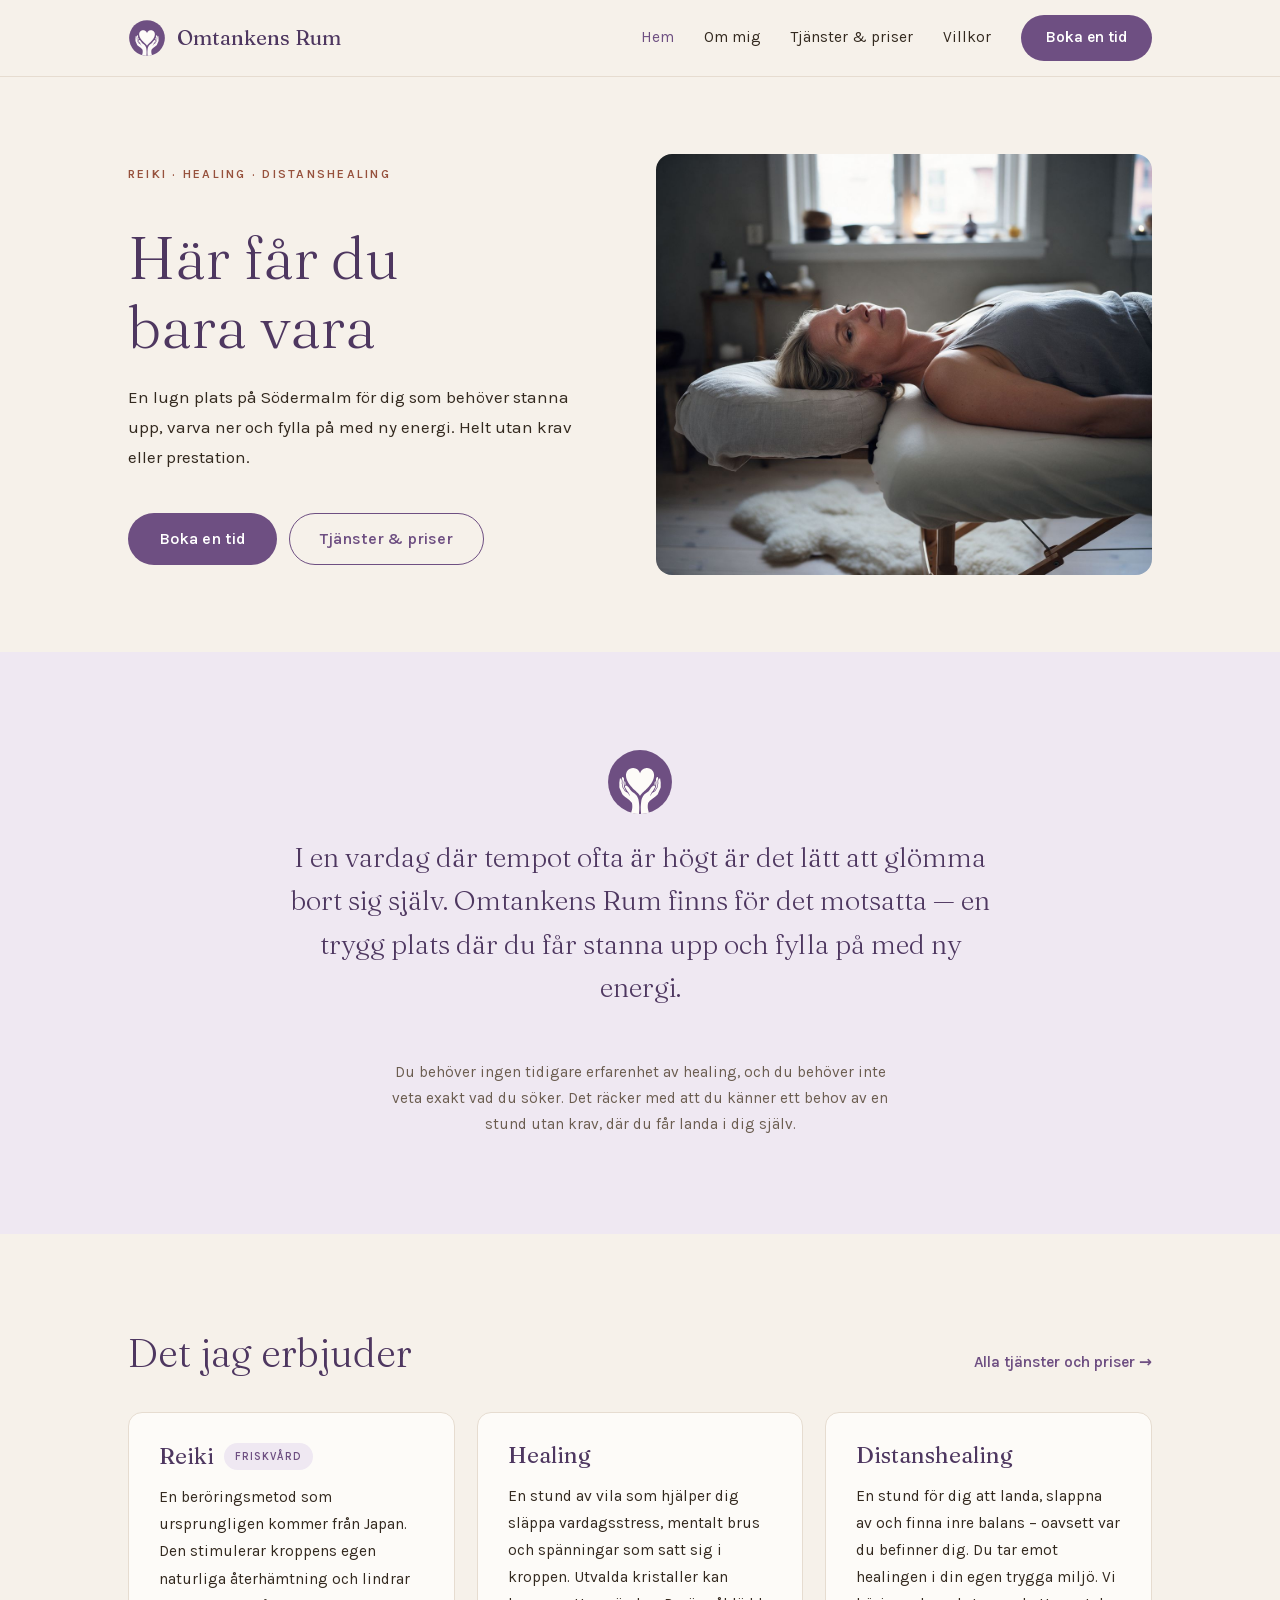
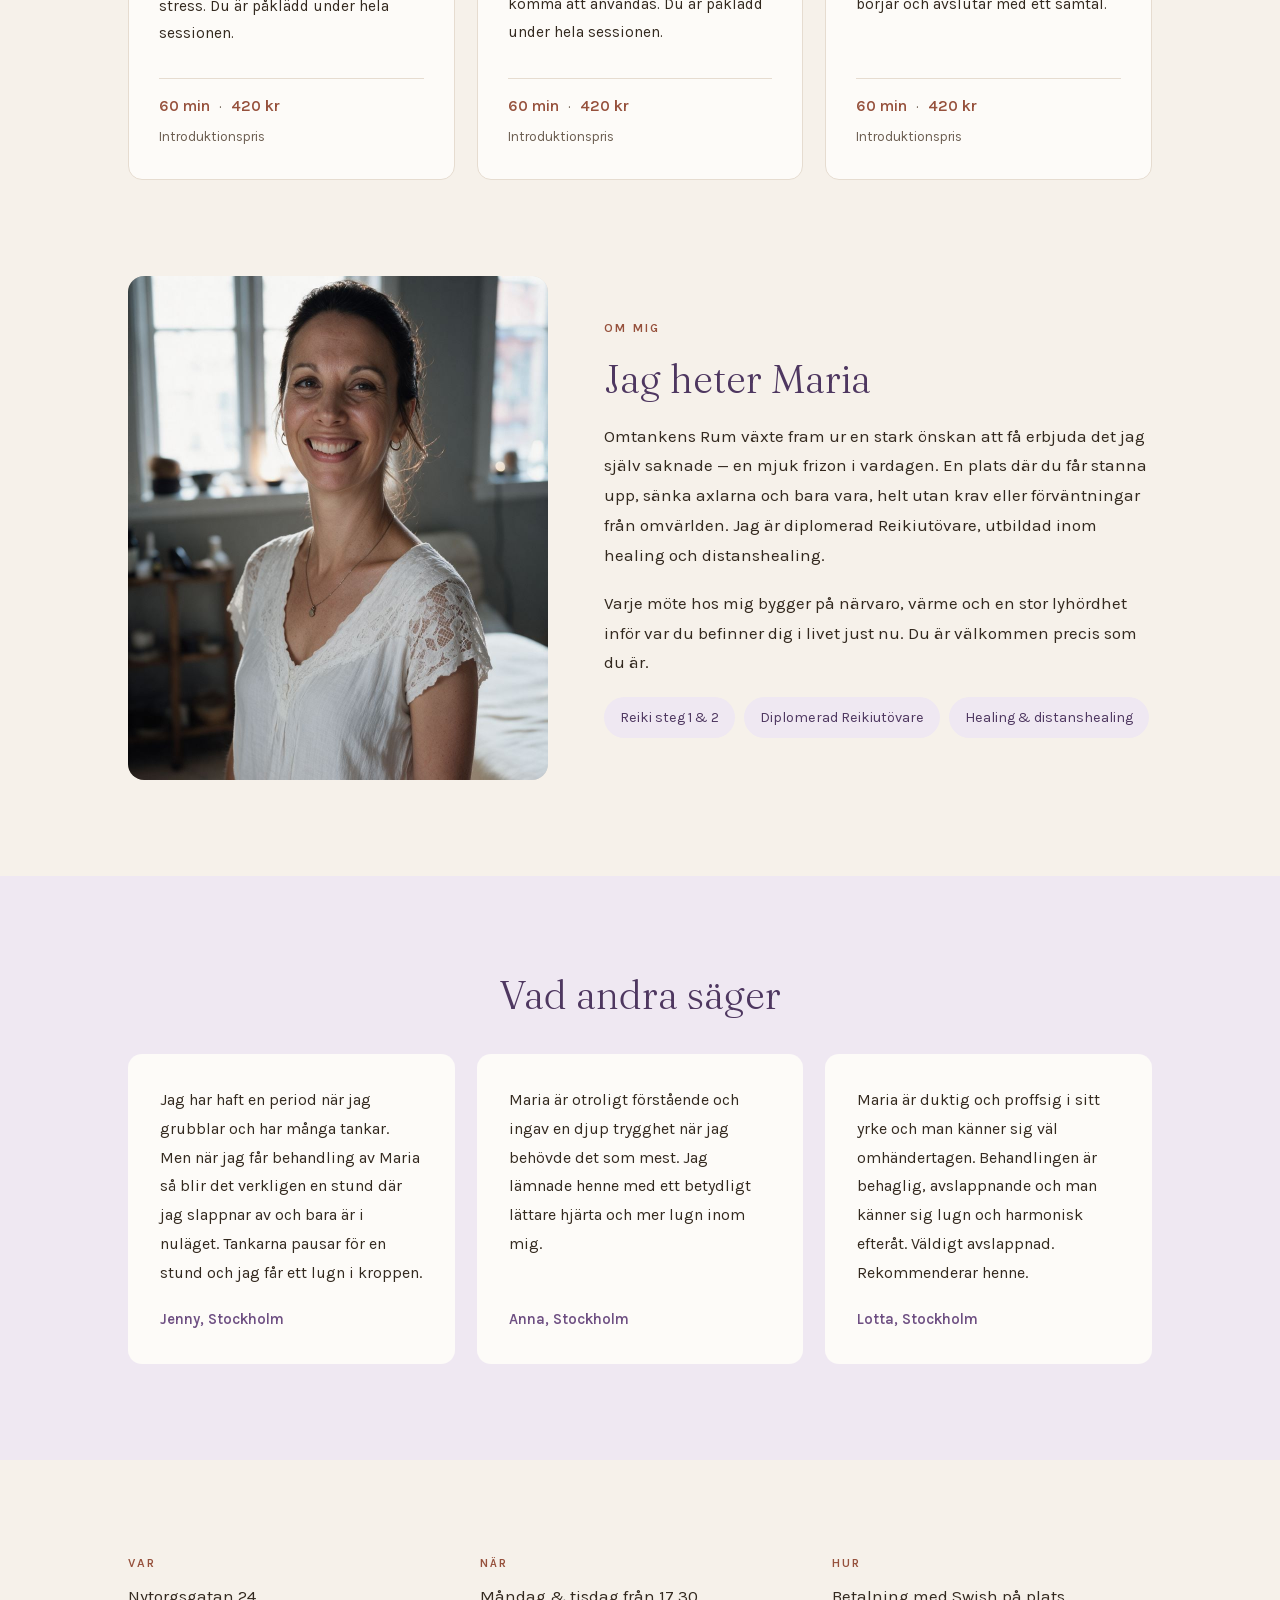
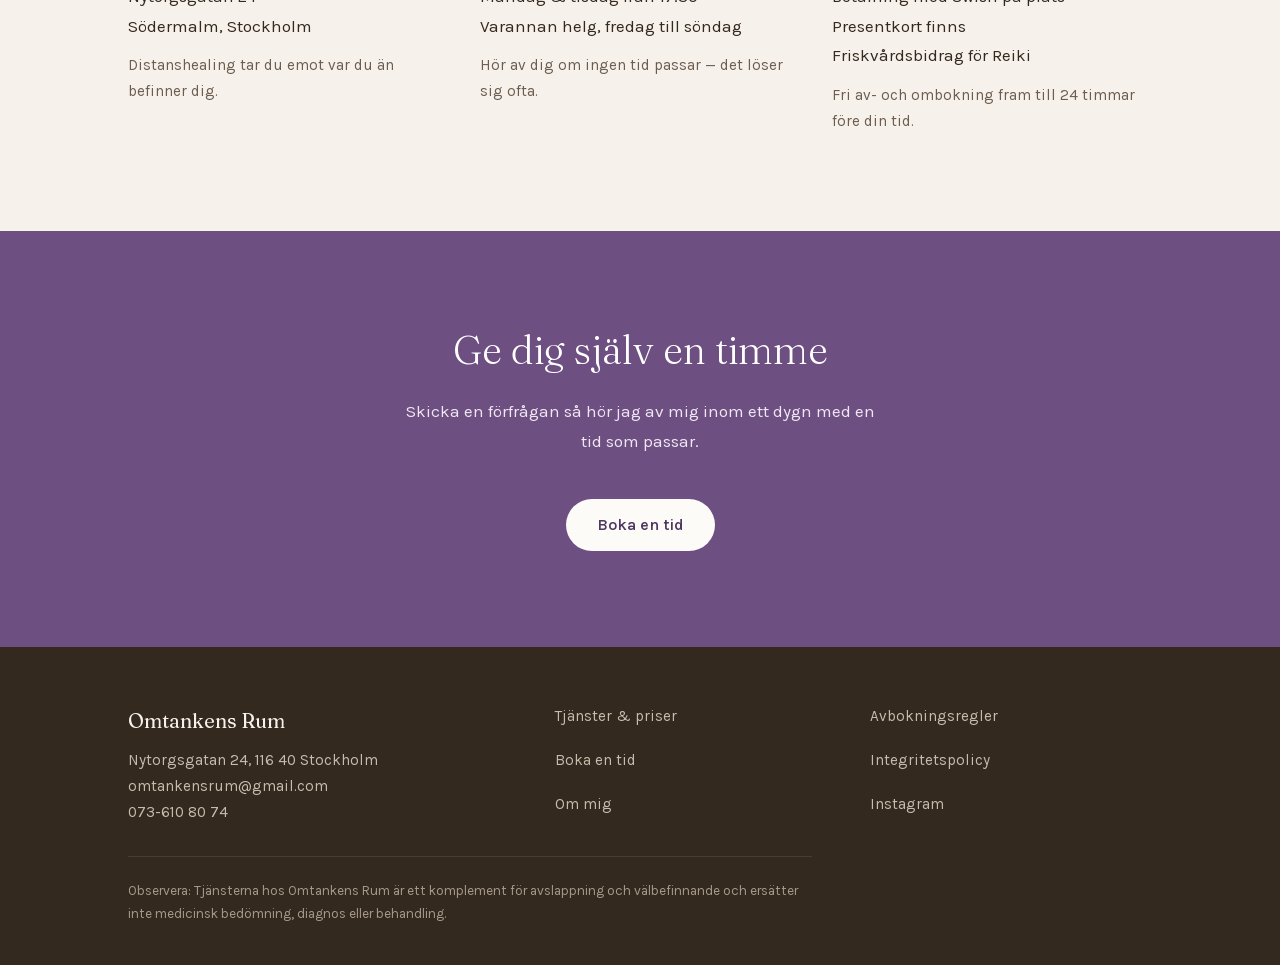
<file: index.html>
<!doctype html>
<html lang="sv">
<head>
<meta charset="utf-8">
<meta name="viewport" content="width=device-width, initial-scale=1">
<title>Omtankens Rum — Reiki, healing och distanshealing på Södermalm</title>
<meta name="description" content="En lugn plats på Södermalm för dig som behöver stanna upp och fylla på med ny energi. Reiki, healing och distanshealing hos Maria Åhs Kullberg. 60 minuter från 420 kr.">
<link rel="canonical" href="https://omtankensrum.se/">
  <!-- ====================================================== -->
  <!-- TA BORT DE HÄR TVÅ RADERNA INNAN SIDAN LANSERAS SKARPT. -->
  <!-- De hindrar Google från att hitta testversionen.         -->
  <meta name="robots" content="noindex, nofollow">
  <!-- ====================================================== -->

<meta property="og:type" content="website">
<meta property="og:locale" content="sv_SE">
<meta property="og:site_name" content="Omtankens Rum">
<meta property="og:title" content="Omtankens Rum — Reiki, healing och distanshealing på Södermalm">
<meta property="og:description" content="En lugn plats på Södermalm för dig som behöver stanna upp och fylla på med ny energi. Reiki, healing och distanshealing hos Maria Åhs Kullberg. 60 minuter från 420 kr.">
<meta property="og:url" content="https://omtankensrum.se/">
<meta property="og:image" content="https://omtankensrum.se/bilder/og-bild.jpg">
<meta name="twitter:card" content="summary_large_image">
<meta name="theme-color" content="#6E4F82">
<link rel="icon" href="bilder/favicon.svg" type="image/svg+xml">
<link rel="apple-touch-icon" href="bilder/ikon-180.png">
<link rel="preload" href="typsnitt/fraunces-300.woff2" as="font" type="font/woff2" crossorigin>
<link rel="preload" href="typsnitt/karla-400.woff2" as="font" type="font/woff2" crossorigin>
<link rel="stylesheet" href="css/stil.css">
<script type="application/ld+json">
{
  "@context": "https://schema.org",
  "@type": "HealthAndBeautyBusiness",
  "name": "Omtankens Rum",
  "legalName": "Omtankens Rum hos Maria",
  "description": "Reiki, healing och distanshealing p\u00e5 S\u00f6dermalm i Stockholm.",
  "url": "https://omtankensrum.se",
  "telephone": "+46736108074",
  "email": "omtankensrum@gmail.com",
  "image": "https://omtankensrum.se/bilder/og-bild.jpg",
  "priceRange": "420 SEK",
  "currenciesAccepted": "SEK",
  "paymentAccepted": "Swish",
  "address": {
    "@type": "PostalAddress",
    "streetAddress": "Nytorgsgatan 24",
    "addressLocality": "Stockholm",
    "postalCode": "116 40",
    "addressCountry": "SE"
  },
  "areaServed": "Stockholm",
  "founder": { "@type": "Person", "name": "Maria \u00c5hs Kullberg" },
  "openingHoursSpecification": [
    { "@type": "OpeningHoursSpecification",
      "dayOfWeek": ["Monday", "Tuesday"], "opens": "17:30", "closes": "21:00" }
  ],
  "sameAs": ["https://instagram.com/omtankens_rum"],
  "hasOfferCatalog": {
    "@type": "OfferCatalog",
    "name": "Behandlingar",
    "itemListElement": [
      { "@type": "Offer", "price": "420", "priceCurrency": "SEK",
        "itemOffered": { "@type": "Service", "name": "Reiki" } },
      { "@type": "Offer", "price": "420", "priceCurrency": "SEK",
        "itemOffered": { "@type": "Service", "name": "Healing" } },
      { "@type": "Offer", "price": "420", "priceCurrency": "SEK",
        "itemOffered": { "@type": "Service", "name": "Distanshealing" } }
    ]
  }
}
</script>
</head>
<body>
<a class="hoppa" href="#innehall">Hoppa till innehållet</a>
<header class="sidhuvud">
  <div class="omslut sidhuvud__inre">
    <a class="markesnamn" href="index.html">
      <img src="bilder/ikon.svg" alt="" width="38" height="38">
      <span>Omtankens Rum</span>
    </a>
    <button class="menyknapp" type="button" aria-label="Öppna menyn" aria-expanded="false" aria-controls="huvudmeny">
      <span></span><span></span><span></span>
    </button>
    <nav class="meny" id="huvudmeny" aria-label="Huvudmeny">
        <a href="index.html" aria-current="page">Hem</a>
        <a href="index.html#om-mig">Om mig</a>
        <a href="tjanster.html">Tjänster &amp; priser</a>
        <a href="villkor.html">Villkor</a>
        <a class="knapp knapp--liten" href="boka.html">Boka en tid</a>
    </nav>
  </div>
</header>
<main id="innehall">
<div class="omslut">
  <section class="hero">
    <div class="hero__text">
      <span class="ogonbryn">Reiki &middot; Healing &middot; Distanshealing</span>
      <h1>Här får du<br>bara vara</h1>
      <p>En lugn plats på Södermalm för dig som behöver stanna upp, varva ner och fylla på
         med ny energi. Helt utan krav eller prestation.</p>
      <div class="hero__knappar">
        <a class="knapp" href="boka.html">Boka en tid</a>
        <a class="knapp knapp--tunn" href="tjanster.html">Tjänster &amp; priser</a>
      </div>
    </div>
    <div class="hero__bild">
      <img src="bilder/rummet.jpg" width="1200" height="1020"
           alt="Behandlingsrummet hos Omtankens Rum med en kvinna som vilar på bänken">
    </div>
  </section>
</div>

<section class="sektion sektion--ljung">
  <div class="omslut manifest">
    <img src="bilder/ikon.svg" alt="" width="68" height="68">
    <p class="stor">I en vardag där tempot ofta är högt är det lätt att glömma bort sig själv.
       Omtankens Rum finns för det motsatta &mdash; en trygg plats där du får stanna upp och
       fylla på med ny energi.</p>
    <p class="liten">Du behöver ingen tidigare erfarenhet av healing, och du behöver inte veta
       exakt vad du söker. Det räcker med att du känner ett behov av en stund utan krav, där
       du får landa i dig själv.</p>
  </div>
</section>

<section class="sektion">
  <div class="omslut">
    <div class="rubrikrad">
      <h2>Det jag erbjuder</h2>
      <a href="tjanster.html">Alla tjänster och priser &rarr;</a>
    </div>
    <div class="kortgrid">
      <article class="kort">
        <div class="kort__topp"><h3>Reiki</h3><span class="etikett">Friskvård</span></div>
        <p>En beröringsmetod som ursprungligen kommer från Japan. Den stimulerar kroppens egen naturliga återhämtning och lindrar stress. Du är påklädd under hela sessionen.</p>
        <p class="kort__fot">60 min <span class="punkt">&middot;</span> 420 kr
          <span class="kort__intro">Introduktionspris</span></p>
      </article>
      <article class="kort">
        <div class="kort__topp"><h3>Healing</h3></div>
        <p>En stund av vila som hjälper dig släppa vardagsstress, mentalt brus och spänningar som satt sig i kroppen. Utvalda kristaller kan komma att användas. Du är påklädd under hela sessionen.</p>
        <p class="kort__fot">60 min <span class="punkt">&middot;</span> 420 kr
          <span class="kort__intro">Introduktionspris</span></p>
      </article>
      <article class="kort">
        <div class="kort__topp"><h3>Distanshealing</h3></div>
        <p>En stund för dig att landa, slappna av och finna inre balans &ndash; oavsett var du befinner dig. Du tar emot healingen i din egen trygga miljö. Vi börjar och avslutar med ett samtal.</p>
        <p class="kort__fot">60 min <span class="punkt">&middot;</span> 420 kr
          <span class="kort__intro">Introduktionspris</span></p>
      </article>
    </div>
  </div>
</section>

<section class="sektion" id="om-mig" style="padding-top:0">
  <div class="omslut ommig">
    <div class="ommig__bild">
      <img src="bilder/maria.jpg" width="840" height="1008"
           alt="Porträtt av Maria i behandlingsrummet">
    </div>
    <div>
      <span class="ogonbryn">Om mig</span>
      <h2>Jag heter Maria</h2>
      <p style="margin-top:20px">Omtankens Rum växte fram ur en stark önskan att få erbjuda det
         jag själv saknade &mdash; en mjuk frizon i vardagen. En plats där du får stanna upp,
         sänka axlarna och bara vara, helt utan krav eller förväntningar från omvärlden.
         Jag är diplomerad Reikiutövare, utbildad inom healing och distanshealing.</p>
      <p>Varje möte hos mig bygger på närvaro, värme och en stor lyhördhet inför var du
         befinner dig i livet just nu. Du är välkommen precis som du är.</p>
      <div class="marker">
        <span>Reiki steg 1 &amp; 2</span>
        <span>Diplomerad Reikiutövare</span>
        <span>Healing &amp; distanshealing</span>
      </div>
    </div>
  </div>
</section>

<section class="sektion sektion--ljung">
  <div class="omslut">
    <div class="rubrikrad" style="justify-content:center"><h2>Vad andra säger</h2></div>
    <div class="roster">
      <figure>
        <blockquote>Jag har haft en period när jag grubblar och har många tankar. Men när jag får behandling av Maria så blir det verkligen en stund där jag slappnar av och bara är i nuläget. Tankarna pausar för en stund och jag får ett lugn i kroppen.</blockquote>
        <figcaption>Jenny, Stockholm</figcaption>
      </figure>
      <figure>
        <blockquote>Maria är otroligt förstående och ingav en djup trygghet när jag behövde det som mest. Jag lämnade henne med ett betydligt lättare hjärta och mer lugn inom mig.</blockquote>
        <figcaption>Anna, Stockholm</figcaption>
      </figure>
      <figure>
        <blockquote>Maria är duktig och proffsig i sitt yrke och man känner sig väl omhändertagen. Behandlingen är behaglig, avslappnande och man känner sig lugn och harmonisk efteråt. Väldigt avslappnad. Rekommenderar henne.</blockquote>
        <figcaption>Lotta, Stockholm</figcaption>
      </figure>
    </div>
  </div>
</section>

<section class="sektion">
  <div class="omslut fakta">
    <div>
      <h3>Var</h3>
      <p>Nytorgsgatan 24<br>Södermalm, Stockholm</p>
      <p class="liten">Distanshealing tar du emot var du än befinner dig.</p>
    </div>
    <div>
      <h3>När</h3>
      <p>Måndag &amp; tisdag från 17.30<br>Varannan helg, fredag till söndag</p>
      <p class="liten">Hör av dig om ingen tid passar &mdash; det löser sig ofta.</p>
    </div>
    <div>
      <h3>Hur</h3>
      <p>Betalning med Swish på plats<br>Presentkort finns<br>Friskvårdsbidrag för Reiki</p>
      <p class="liten">Fri av- och ombokning fram till 24 timmar före din tid.</p>
    </div>
  </div>
</section>

<section class="sektion uppmaning">
  <div class="omslut uppmaning__inre">
    <h2>Ge dig själv en timme</h2>
    <p>Skicka en förfrågan så hör jag av mig inom ett dygn med en tid som passar.</p>
    <a class="knapp knapp--ljus" href="boka.html">Boka en tid</a>
  </div>
</section>
</main>
<footer class="sidfot">
  <div class="omslut">
    <div class="sidfot__topp">
      <div>
        <span class="sidfot__namn">Omtankens Rum</span>
        <p style="margin:0;font-size:.95rem;line-height:1.7">
          Nytorgsgatan 24, 116 40 Stockholm<br>
          <a href="mailto:omtankensrum@gmail.com">omtankensrum@gmail.com</a><br>
          <a href="tel:+46736108074">073-610 80 74</a>
        </p>
      </div>
      <ul>
        <li><a href="tjanster.html">Tjänster &amp; priser</a></li>
        <li><a href="boka.html">Boka en tid</a></li>
        <li><a href="index.html#om-mig">Om mig</a></li>
      </ul>
      <ul>
        <li><a href="villkor.html#avbokning">Avbokningsregler</a></li>
        <li><a href="villkor.html#personuppgifter">Integritetspolicy</a></li>
        <li><a href="https://instagram.com/omtankens_rum" rel="noopener">Instagram</a></li>
      </ul>
    </div>
    <p class="sidfot__botten">Observera: Tjänsterna hos Omtankens Rum är ett komplement för avslappning och välbefinnande och ersätter inte medicinsk bedömning, diagnos eller behandling.</p>
  </div>
</footer>
<script>
(function () {
  var knapp = document.querySelector('.menyknapp');
  var meny = document.getElementById('huvudmeny');
  if (!knapp || !meny) return;
  function liten() { return window.matchMedia('(max-width: 860px)').matches; }
  function stang() { if (liten()) { meny.hidden = true; knapp.setAttribute('aria-expanded', 'false'); } }
  stang();
  knapp.addEventListener('click', function () {
    var oppen = meny.hidden === false;
    meny.hidden = oppen;
    knapp.setAttribute('aria-expanded', String(!oppen));
  });
  window.addEventListener('resize', function () { if (!liten()) meny.hidden = false; else stang(); });
})();
</script>
</body>
</html>
</file>
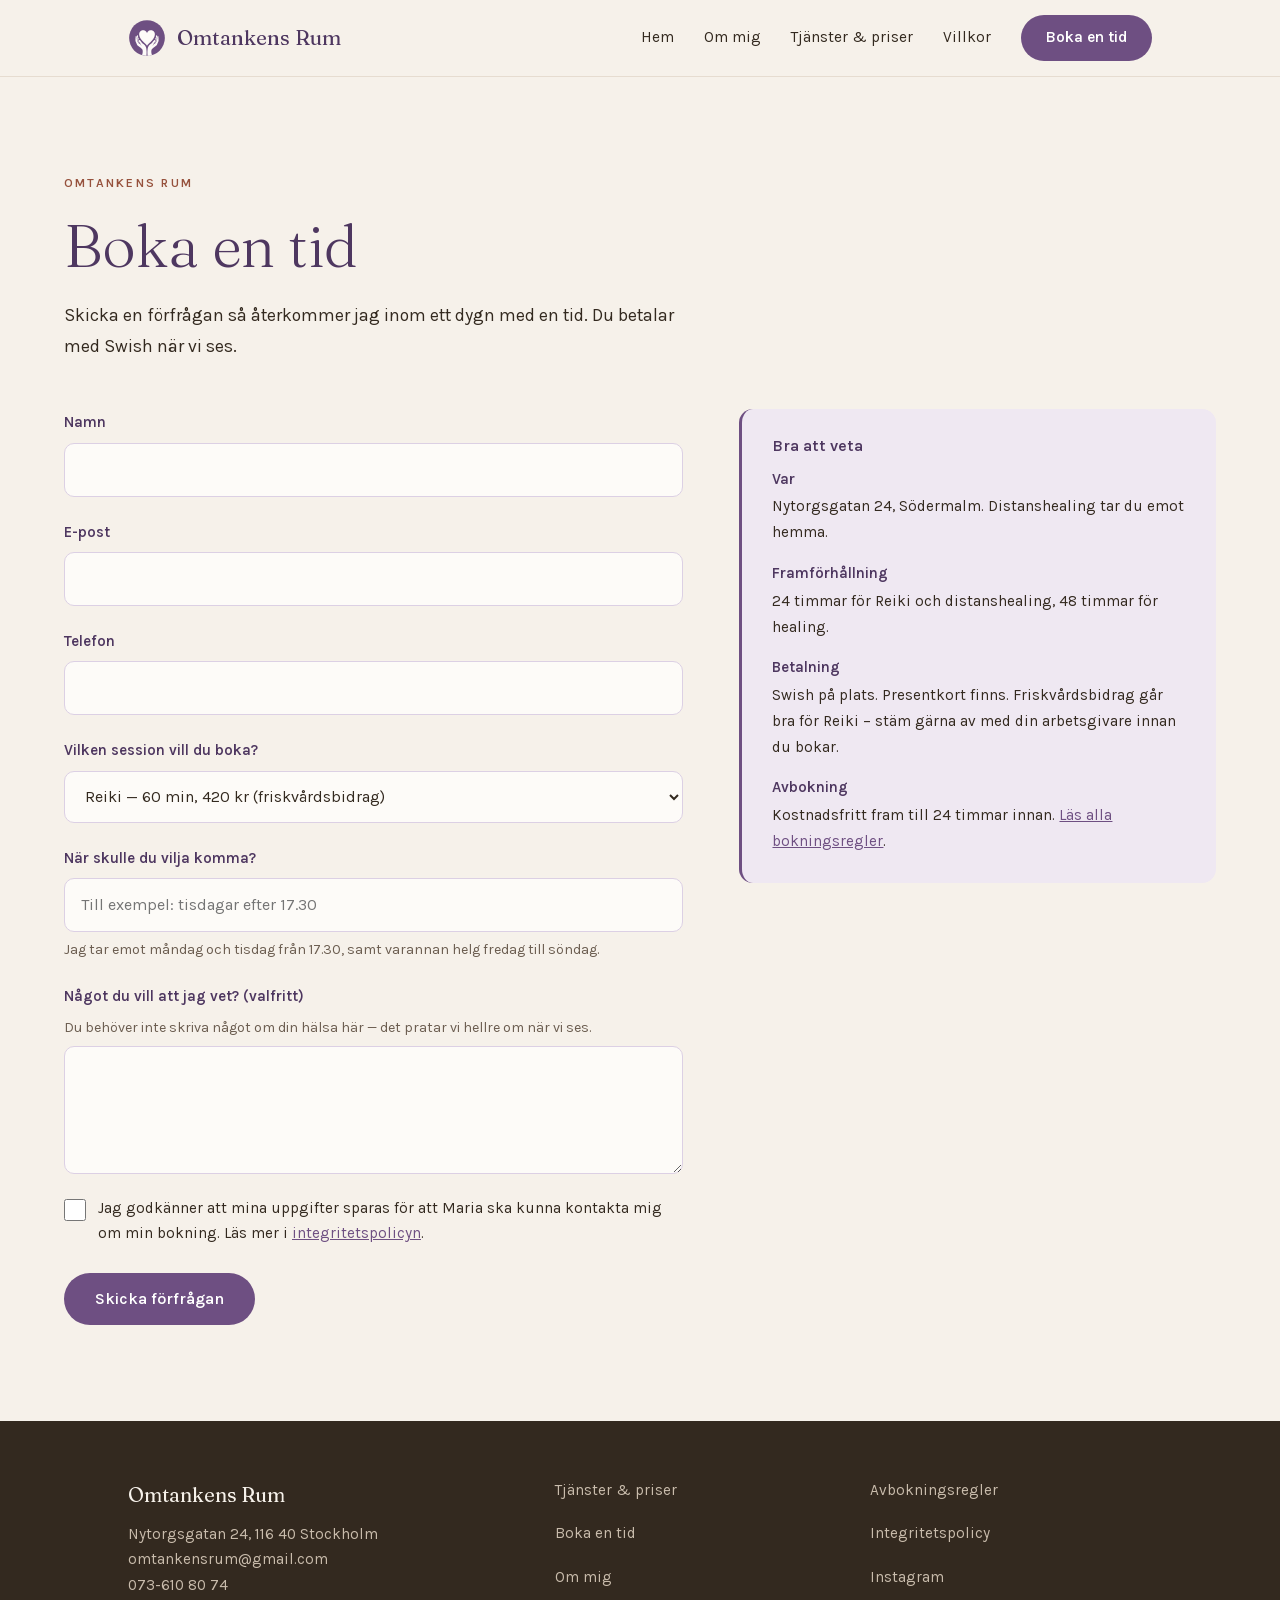
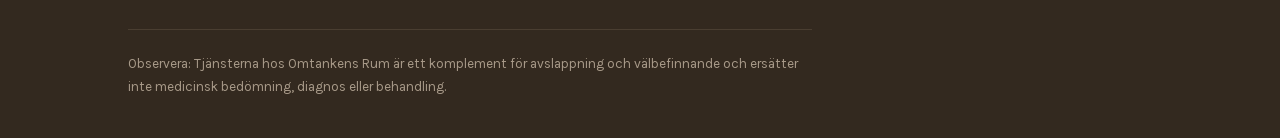
<file: boka.html>
<!doctype html>
<html lang="sv">
<head>
<meta charset="utf-8">
<meta name="viewport" content="width=device-width, initial-scale=1">
<title>Boka en tid — Omtankens Rum</title>
<meta name="description" content="Skicka en förfrågan så återkommer Maria inom ett dygn med en tid. Betalning med Swish på plats. Nytorgsgatan 24, Södermalm.">
<link rel="canonical" href="https://omtankensrum.se/boka.html">
  <!-- ====================================================== -->
  <!-- TA BORT DE HÄR TVÅ RADERNA INNAN SIDAN LANSERAS SKARPT. -->
  <!-- De hindrar Google från att hitta testversionen.         -->
  <meta name="robots" content="noindex, nofollow">
  <!-- ====================================================== -->

<meta property="og:type" content="website">
<meta property="og:locale" content="sv_SE">
<meta property="og:site_name" content="Omtankens Rum">
<meta property="og:title" content="Boka en tid — Omtankens Rum">
<meta property="og:description" content="Skicka en förfrågan så återkommer Maria inom ett dygn med en tid. Betalning med Swish på plats. Nytorgsgatan 24, Södermalm.">
<meta property="og:url" content="https://omtankensrum.se/boka.html">
<meta property="og:image" content="https://omtankensrum.se/bilder/og-bild.jpg">
<meta name="twitter:card" content="summary_large_image">
<meta name="theme-color" content="#6E4F82">
<link rel="icon" href="bilder/favicon.svg" type="image/svg+xml">
<link rel="apple-touch-icon" href="bilder/ikon-180.png">
<link rel="preload" href="typsnitt/fraunces-300.woff2" as="font" type="font/woff2" crossorigin>
<link rel="preload" href="typsnitt/karla-400.woff2" as="font" type="font/woff2" crossorigin>
<link rel="stylesheet" href="css/stil.css">
</head>
<body>
<a class="hoppa" href="#innehall">Hoppa till innehållet</a>
<header class="sidhuvud">
  <div class="omslut sidhuvud__inre">
    <a class="markesnamn" href="index.html">
      <img src="bilder/ikon.svg" alt="" width="38" height="38">
      <span>Omtankens Rum</span>
    </a>
    <button class="menyknapp" type="button" aria-label="Öppna menyn" aria-expanded="false" aria-controls="huvudmeny">
      <span></span><span></span><span></span>
    </button>
    <nav class="meny" id="huvudmeny" aria-label="Huvudmeny">
        <a href="index.html">Hem</a>
        <a href="index.html#om-mig">Om mig</a>
        <a href="tjanster.html">Tjänster &amp; priser</a>
        <a href="villkor.html">Villkor</a>
        <a class="knapp knapp--liten" href="boka.html" aria-current="page">Boka en tid</a>
    </nav>
  </div>
</header>
<main id="innehall">
<div class="omslut sektion">
  <span class="ogonbryn">Omtankens Rum</span>
  <h1>Boka en tid</h1>
  <p class="ingress" style="margin-top:20px">Skicka en förfrågan så återkommer jag inom ett dygn
     med en tid. Du betalar med Swish när vi ses.</p>

  <div class="bokning" style="margin-top:48px">
    <form method="post" action="skicka.php" novalidate>
      <p class="honungsfalla" aria-hidden="true">
        <label for="webbplats">Lämna det här fältet tomt</label>
        <input type="text" id="webbplats" name="webbplats" tabindex="-1" autocomplete="off">
      </p>

      <div class="falt">
        <label for="namn">Namn</label>
        <input type="text" id="namn" name="namn" autocomplete="name" required>
      </div>
      <div class="falt">
        <label for="epost">E-post</label>
        <input type="email" id="epost" name="epost" autocomplete="email" required>
      </div>
      <div class="falt">
        <label for="telefon">Telefon</label>
        <input type="tel" id="telefon" name="telefon" autocomplete="tel">
      </div>
      <div class="falt">
        <label for="session">Vilken session vill du boka?</label>
        <select id="session" name="session" required>
          <option value="Reiki">Reiki &mdash; 60 min, 420 kr (friskvårdsbidrag)</option>
          <option value="Healing">Healing &mdash; 60 min, 420 kr</option>
          <option value="Distanshealing">Distanshealing &mdash; 60 min, 420 kr</option>
          <option value="Vet inte än">Jag vet inte än &mdash; hjälp mig välja</option>
        </select>
      </div>
      <div class="falt">
        <label for="tid">När skulle du vilja komma?</label>
        <input type="text" id="tid" name="tid" placeholder="Till exempel: tisdagar efter 17.30">
        <span class="hjalp">Jag tar emot måndag och tisdag från 17.30, samt varannan helg
          fredag till söndag.</span>
      </div>
      <div class="falt">
        <label for="meddelande">Något du vill att jag vet? (valfritt)</label>
        <span class="hjalp" id="meddelande-hjalp">Du behöver inte skriva något om din hälsa här
          &mdash; det pratar vi hellre om när vi ses.</span>
        <textarea id="meddelande" name="meddelande" aria-describedby="meddelande-hjalp"></textarea>
      </div>

      <div class="samtycke">
        <input type="checkbox" id="samtycke" name="samtycke" value="ja" required>
        <label for="samtycke">Jag godkänner att mina uppgifter sparas för att Maria ska kunna
          kontakta mig om min bokning. Läs mer i
          <a href="villkor.html#personuppgifter">integritetspolicyn</a>.</label>
      </div>

      <button class="knapp" type="submit">Skicka förfrågan</button>
    </form>

    <aside class="bokning__sida">
      <div class="ruta">
        <h3>Bra att veta</h3>
        <dl>
          <div><dt>Var</dt><dd>Nytorgsgatan 24, Södermalm. Distanshealing tar du emot hemma.</dd></div>
          <div><dt>Framförhållning</dt><dd>24 timmar för Reiki och distanshealing, 48 timmar för healing.</dd></div>
          <div><dt>Betalning</dt><dd>Swish på plats. Presentkort finns. Friskvårdsbidrag går bra för
            Reiki &ndash; stäm gärna av med din arbetsgivare innan du bokar.</dd></div>
          <div><dt>Avbokning</dt><dd>Kostnadsfritt fram till 24 timmar innan.
            <a href="villkor.html#avbokning">Läs alla bokningsregler</a>.</dd></div>
        </dl>
      </div>
    </aside>
  </div>
</div>
</main>
<footer class="sidfot">
  <div class="omslut">
    <div class="sidfot__topp">
      <div>
        <span class="sidfot__namn">Omtankens Rum</span>
        <p style="margin:0;font-size:.95rem;line-height:1.7">
          Nytorgsgatan 24, 116 40 Stockholm<br>
          <a href="mailto:omtankensrum@gmail.com">omtankensrum@gmail.com</a><br>
          <a href="tel:+46736108074">073-610 80 74</a>
        </p>
      </div>
      <ul>
        <li><a href="tjanster.html">Tjänster &amp; priser</a></li>
        <li><a href="boka.html">Boka en tid</a></li>
        <li><a href="index.html#om-mig">Om mig</a></li>
      </ul>
      <ul>
        <li><a href="villkor.html#avbokning">Avbokningsregler</a></li>
        <li><a href="villkor.html#personuppgifter">Integritetspolicy</a></li>
        <li><a href="https://instagram.com/omtankens_rum" rel="noopener">Instagram</a></li>
      </ul>
    </div>
    <p class="sidfot__botten">Observera: Tjänsterna hos Omtankens Rum är ett komplement för avslappning och välbefinnande och ersätter inte medicinsk bedömning, diagnos eller behandling.</p>
  </div>
</footer>
<script>
(function () {
  var knapp = document.querySelector('.menyknapp');
  var meny = document.getElementById('huvudmeny');
  if (!knapp || !meny) return;
  function liten() { return window.matchMedia('(max-width: 860px)').matches; }
  function stang() { if (liten()) { meny.hidden = true; knapp.setAttribute('aria-expanded', 'false'); } }
  stang();
  knapp.addEventListener('click', function () {
    var oppen = meny.hidden === false;
    meny.hidden = oppen;
    knapp.setAttribute('aria-expanded', String(!oppen));
  });
  window.addEventListener('resize', function () { if (!liten()) meny.hidden = false; else stang(); });
})();
</script>
</body>
</html>
</file>
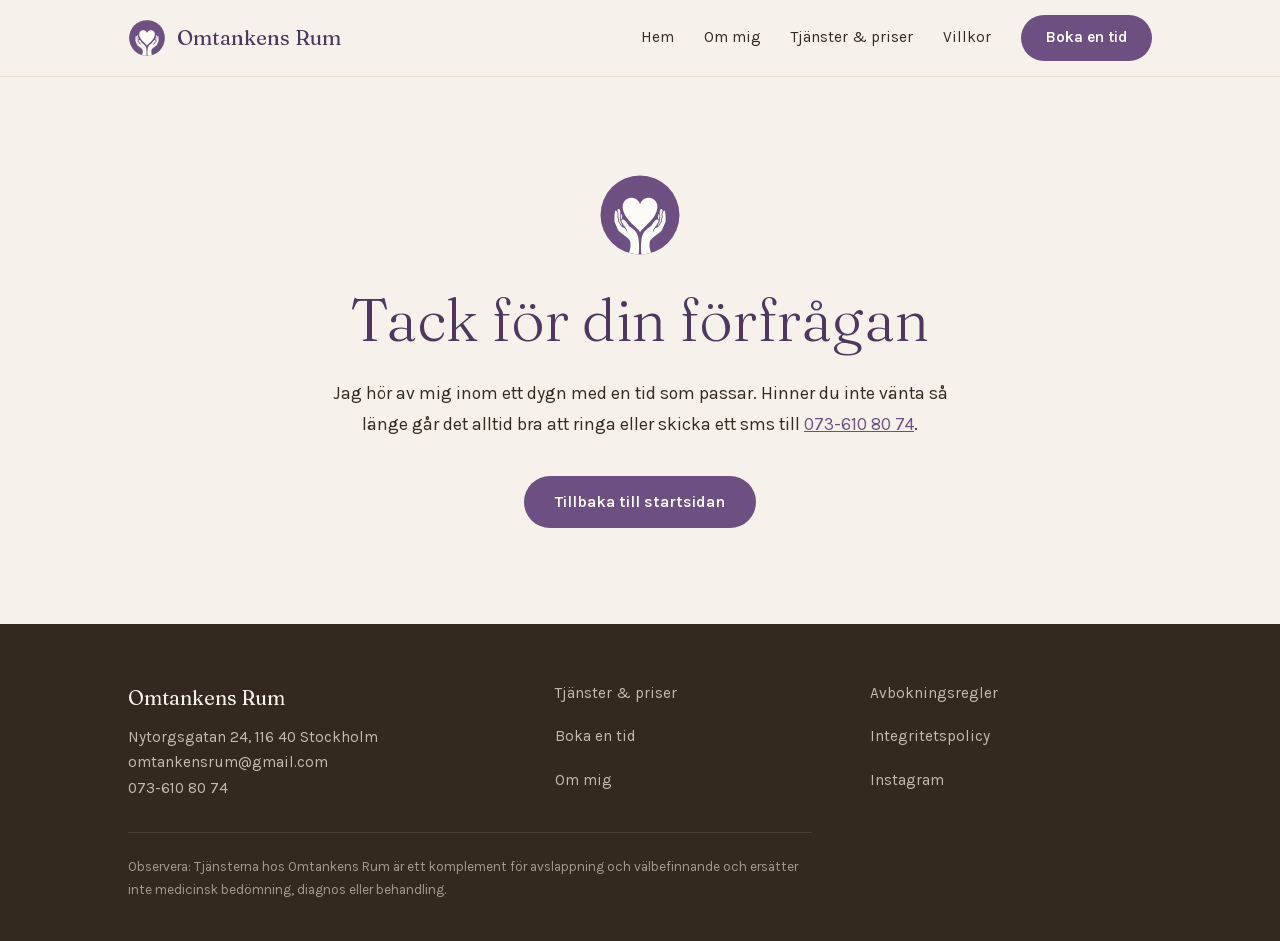
<file: tack.html>
<!doctype html>
<html lang="sv">
<head>
<meta charset="utf-8">
<meta name="viewport" content="width=device-width, initial-scale=1">
<title>Tack för din förfrågan — Omtankens Rum</title>
<meta name="description" content="Din förfrågan är skickad. Maria hör av sig inom ett dygn.">
<link rel="canonical" href="https://omtankensrum.se/tack.html">
  <!-- ====================================================== -->
  <!-- TA BORT DE HÄR TVÅ RADERNA INNAN SIDAN LANSERAS SKARPT. -->
  <!-- De hindrar Google från att hitta testversionen.         -->
  <meta name="robots" content="noindex, nofollow">
  <!-- ====================================================== -->

<meta property="og:type" content="website">
<meta property="og:locale" content="sv_SE">
<meta property="og:site_name" content="Omtankens Rum">
<meta property="og:title" content="Tack för din förfrågan — Omtankens Rum">
<meta property="og:description" content="Din förfrågan är skickad. Maria hör av sig inom ett dygn.">
<meta property="og:url" content="https://omtankensrum.se/tack.html">
<meta property="og:image" content="https://omtankensrum.se/bilder/og-bild.jpg">
<meta name="twitter:card" content="summary_large_image">
<meta name="theme-color" content="#6E4F82">
<link rel="icon" href="bilder/favicon.svg" type="image/svg+xml">
<link rel="apple-touch-icon" href="bilder/ikon-180.png">
<link rel="preload" href="typsnitt/fraunces-300.woff2" as="font" type="font/woff2" crossorigin>
<link rel="preload" href="typsnitt/karla-400.woff2" as="font" type="font/woff2" crossorigin>
<link rel="stylesheet" href="css/stil.css">
</head>
<body>
<a class="hoppa" href="#innehall">Hoppa till innehållet</a>
<header class="sidhuvud">
  <div class="omslut sidhuvud__inre">
    <a class="markesnamn" href="index.html">
      <img src="bilder/ikon.svg" alt="" width="38" height="38">
      <span>Omtankens Rum</span>
    </a>
    <button class="menyknapp" type="button" aria-label="Öppna menyn" aria-expanded="false" aria-controls="huvudmeny">
      <span></span><span></span><span></span>
    </button>
    <nav class="meny" id="huvudmeny" aria-label="Huvudmeny">
        <a href="index.html">Hem</a>
        <a href="index.html#om-mig">Om mig</a>
        <a href="tjanster.html">Tjänster &amp; priser</a>
        <a href="villkor.html">Villkor</a>
        <a class="knapp knapp--liten" href="boka.html">Boka en tid</a>
    </nav>
  </div>
</header>
<main id="innehall">
<div class="omslut sektion" style="text-align:center;max-width:720px">
  <img src="bilder/ikon.svg" alt="" width="84" height="84" style="margin:0 auto 28px">
  <h1>Tack för din förfrågan</h1>
  <p class="ingress" style="margin:24px auto 0">Jag hör av mig inom ett dygn med en tid som
     passar. Hinner du inte vänta så länge går det alltid bra att ringa eller skicka ett sms
     till <a href="tel:+46736108074">073-610 80 74</a>.</p>
  <p style="margin-top:36px"><a class="knapp" href="index.html">Tillbaka till startsidan</a></p>
</div>
</main>
<footer class="sidfot">
  <div class="omslut">
    <div class="sidfot__topp">
      <div>
        <span class="sidfot__namn">Omtankens Rum</span>
        <p style="margin:0;font-size:.95rem;line-height:1.7">
          Nytorgsgatan 24, 116 40 Stockholm<br>
          <a href="mailto:omtankensrum@gmail.com">omtankensrum@gmail.com</a><br>
          <a href="tel:+46736108074">073-610 80 74</a>
        </p>
      </div>
      <ul>
        <li><a href="tjanster.html">Tjänster &amp; priser</a></li>
        <li><a href="boka.html">Boka en tid</a></li>
        <li><a href="index.html#om-mig">Om mig</a></li>
      </ul>
      <ul>
        <li><a href="villkor.html#avbokning">Avbokningsregler</a></li>
        <li><a href="villkor.html#personuppgifter">Integritetspolicy</a></li>
        <li><a href="https://instagram.com/omtankens_rum" rel="noopener">Instagram</a></li>
      </ul>
    </div>
    <p class="sidfot__botten">Observera: Tjänsterna hos Omtankens Rum är ett komplement för avslappning och välbefinnande och ersätter inte medicinsk bedömning, diagnos eller behandling.</p>
  </div>
</footer>
<script>
(function () {
  var knapp = document.querySelector('.menyknapp');
  var meny = document.getElementById('huvudmeny');
  if (!knapp || !meny) return;
  function liten() { return window.matchMedia('(max-width: 860px)').matches; }
  function stang() { if (liten()) { meny.hidden = true; knapp.setAttribute('aria-expanded', 'false'); } }
  stang();
  knapp.addEventListener('click', function () {
    var oppen = meny.hidden === false;
    meny.hidden = oppen;
    knapp.setAttribute('aria-expanded', String(!oppen));
  });
  window.addEventListener('resize', function () { if (!liten()) meny.hidden = false; else stang(); });
})();
</script>
</body>
</html>
</file>
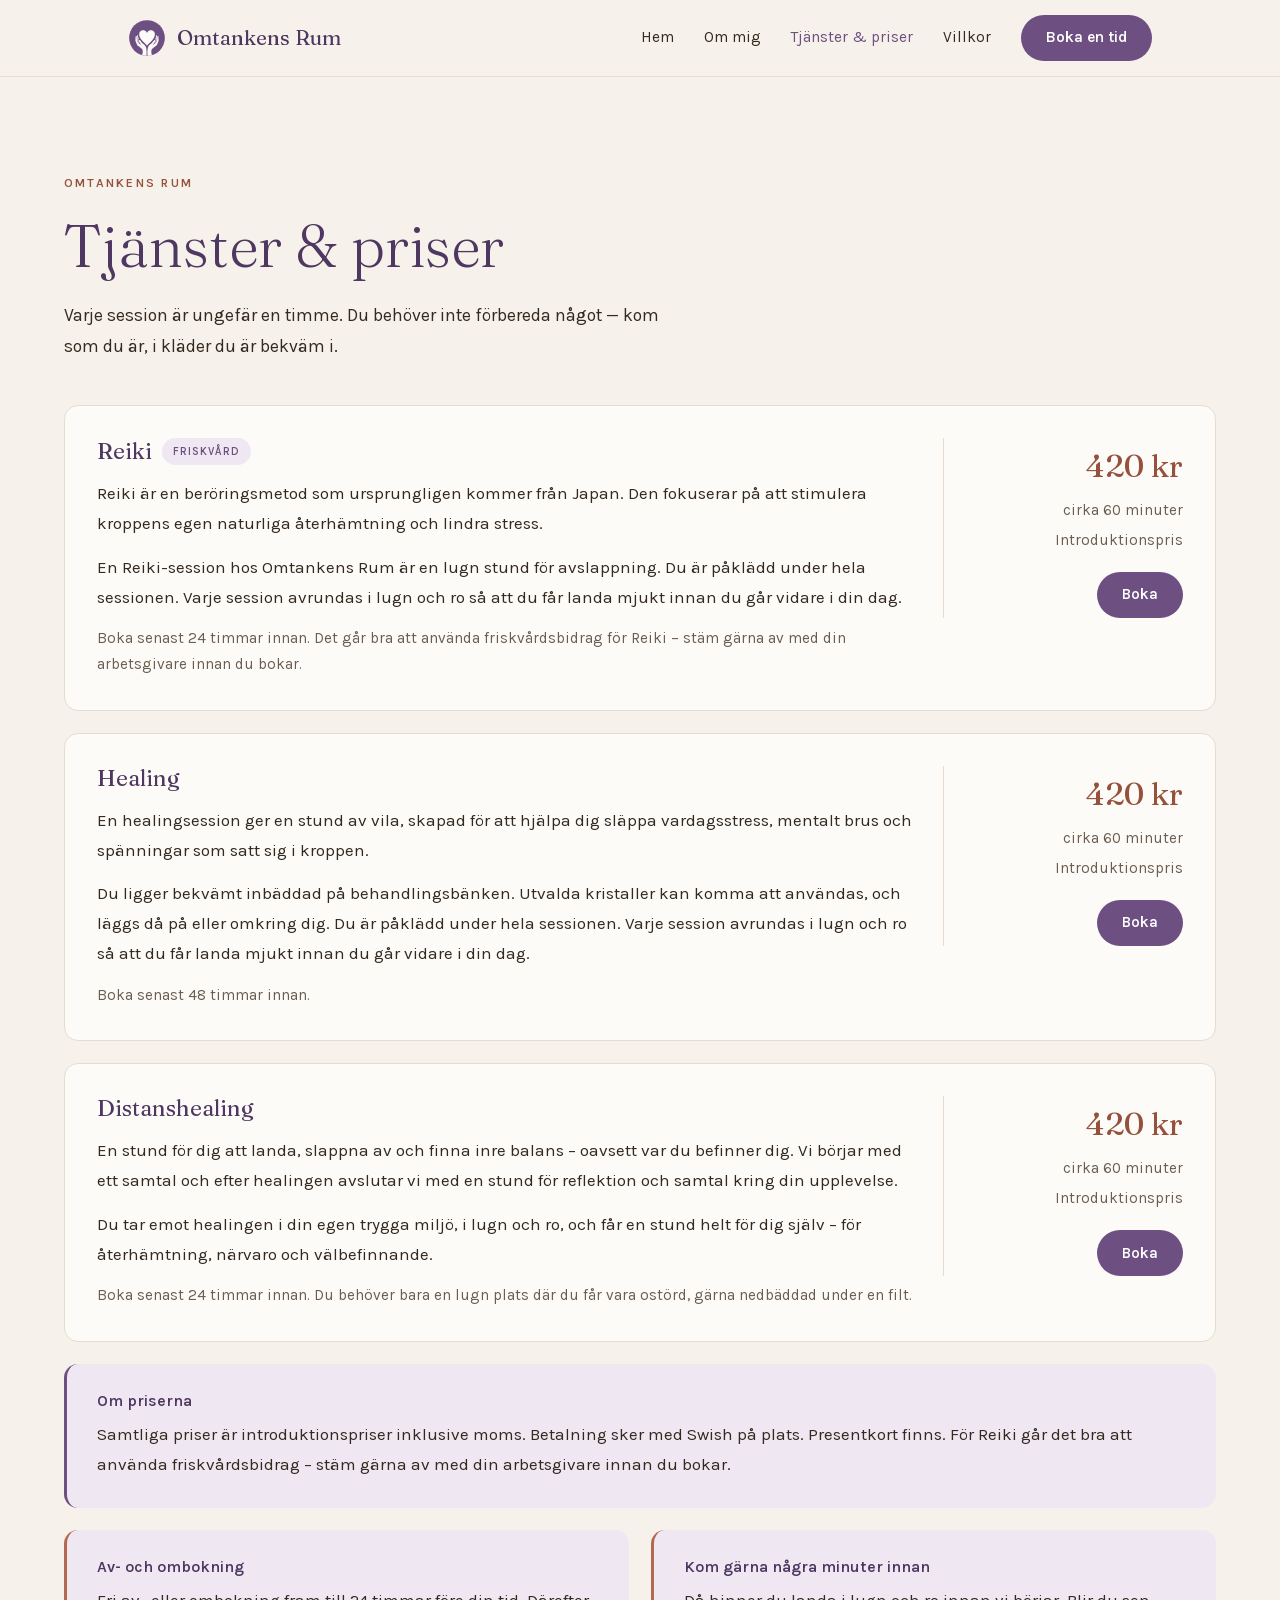
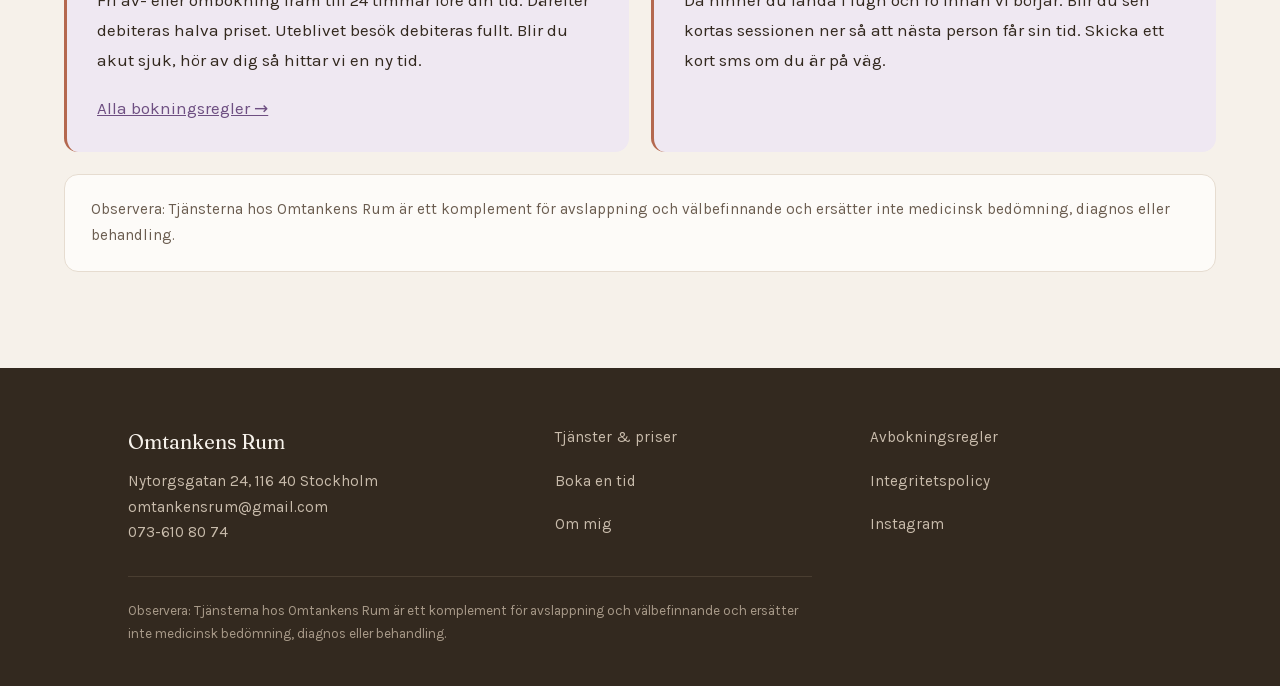
<file: tjanster.html>
<!doctype html>
<html lang="sv">
<head>
<meta charset="utf-8">
<meta name="viewport" content="width=device-width, initial-scale=1">
<title>Tjänster &amp; priser — Omtankens Rum</title>
<meta name="description" content="Reiki, healing och distanshealing på Södermalm. 60 minuter från 420 kr. Friskvårdsbidrag går bra för Reiki. Fri avbokning fram till 24 timmar innan.">
<link rel="canonical" href="https://omtankensrum.se/tjanster.html">
  <!-- ====================================================== -->
  <!-- TA BORT DE HÄR TVÅ RADERNA INNAN SIDAN LANSERAS SKARPT. -->
  <!-- De hindrar Google från att hitta testversionen.         -->
  <meta name="robots" content="noindex, nofollow">
  <!-- ====================================================== -->

<meta property="og:type" content="website">
<meta property="og:locale" content="sv_SE">
<meta property="og:site_name" content="Omtankens Rum">
<meta property="og:title" content="Tjänster &amp; priser — Omtankens Rum">
<meta property="og:description" content="Reiki, healing och distanshealing på Södermalm. 60 minuter från 420 kr. Friskvårdsbidrag går bra för Reiki. Fri avbokning fram till 24 timmar innan.">
<meta property="og:url" content="https://omtankensrum.se/tjanster.html">
<meta property="og:image" content="https://omtankensrum.se/bilder/og-bild.jpg">
<meta name="twitter:card" content="summary_large_image">
<meta name="theme-color" content="#6E4F82">
<link rel="icon" href="bilder/favicon.svg" type="image/svg+xml">
<link rel="apple-touch-icon" href="bilder/ikon-180.png">
<link rel="preload" href="typsnitt/fraunces-300.woff2" as="font" type="font/woff2" crossorigin>
<link rel="preload" href="typsnitt/karla-400.woff2" as="font" type="font/woff2" crossorigin>
<link rel="stylesheet" href="css/stil.css">
</head>
<body>
<a class="hoppa" href="#innehall">Hoppa till innehållet</a>
<header class="sidhuvud">
  <div class="omslut sidhuvud__inre">
    <a class="markesnamn" href="index.html">
      <img src="bilder/ikon.svg" alt="" width="38" height="38">
      <span>Omtankens Rum</span>
    </a>
    <button class="menyknapp" type="button" aria-label="Öppna menyn" aria-expanded="false" aria-controls="huvudmeny">
      <span></span><span></span><span></span>
    </button>
    <nav class="meny" id="huvudmeny" aria-label="Huvudmeny">
        <a href="index.html">Hem</a>
        <a href="index.html#om-mig">Om mig</a>
        <a href="tjanster.html" aria-current="page">Tjänster &amp; priser</a>
        <a href="villkor.html">Villkor</a>
        <a class="knapp knapp--liten" href="boka.html">Boka en tid</a>
    </nav>
  </div>
</header>
<main id="innehall">
<div class="omslut sektion">
  <span class="ogonbryn">Omtankens Rum</span>
  <h1>Tjänster &amp; priser</h1>
  <p class="ingress" style="margin-top:20px">Varje session är ungefär en timme. Du behöver inte
     förbereda något &mdash; kom som du är, i kläder du är bekväm i.</p>

  <div style="margin-top:44px">
    <article class="tjanst" id="reiki">
      <div class="tjanst__text">
        <div class="kort__topp"><h3>Reiki</h3><span class="etikett">Friskvård</span></div>
        <p>Reiki är en beröringsmetod som ursprungligen kommer från Japan. Den fokuserar på att stimulera kroppens egen naturliga återhämtning och lindra stress.</p>
        <p>En Reiki-session hos Omtankens Rum är en lugn stund för avslappning. Du är påklädd under hela sessionen. Varje session avrundas i lugn och ro så att du får landa mjukt innan du går vidare i din dag.</p>
        <p class="liten">Boka senast 24 timmar innan. Det går bra att använda friskvårdsbidrag för Reiki &ndash; stäm gärna av med din arbetsgivare innan du bokar.</p>
      </div>
      <div class="tjanst__pris">
        <span class="summa">420 kr</span>
        <span class="liten">cirka 60 minuter</span>
        <span class="liten">Introduktionspris</span>
        <a class="knapp knapp--liten" href="boka.html">Boka</a>
      </div>
    </article>
    <article class="tjanst" id="healing">
      <div class="tjanst__text">
        <div class="kort__topp"><h3>Healing</h3></div>
        <p>En healingsession ger en stund av vila, skapad för att hjälpa dig släppa vardagsstress, mentalt brus och spänningar som satt sig i kroppen.</p>
        <p>Du ligger bekvämt inbäddad på behandlingsbänken. Utvalda kristaller kan komma att användas, och läggs då på eller omkring dig. Du är påklädd under hela sessionen. Varje session avrundas i lugn och ro så att du får landa mjukt innan du går vidare i din dag.</p>
        <p class="liten">Boka senast 48 timmar innan.</p>
      </div>
      <div class="tjanst__pris">
        <span class="summa">420 kr</span>
        <span class="liten">cirka 60 minuter</span>
        <span class="liten">Introduktionspris</span>
        <a class="knapp knapp--liten" href="boka.html">Boka</a>
      </div>
    </article>
    <article class="tjanst" id="distanshealing">
      <div class="tjanst__text">
        <div class="kort__topp"><h3>Distanshealing</h3></div>
        <p>En stund för dig att landa, slappna av och finna inre balans &ndash; oavsett var du befinner dig. Vi börjar med ett samtal och efter healingen avslutar vi med en stund för reflektion och samtal kring din upplevelse.</p>
        <p>Du tar emot healingen i din egen trygga miljö, i lugn och ro, och får en stund helt för dig själv &ndash; för återhämtning, närvaro och välbefinnande.</p>
        <p class="liten">Boka senast 24 timmar innan. Du behöver bara en lugn plats där du får vara ostörd, gärna nedbäddad under en filt.</p>
      </div>
      <div class="tjanst__pris">
        <span class="summa">420 kr</span>
        <span class="liten">cirka 60 minuter</span>
        <span class="liten">Introduktionspris</span>
        <a class="knapp knapp--liten" href="boka.html">Boka</a>
      </div>
    </article>
  </div>

  <div class="ruta" style="margin-top:12px">
    <h3>Om priserna</h3>
    <p>Samtliga priser är introduktionspriser inklusive moms. Betalning sker med Swish på
       plats. Presentkort finns. För Reiki går det bra att använda friskvårdsbidrag &ndash;
       stäm gärna av med din arbetsgivare innan du bokar.</p>
  </div>

  <div class="kortgrid" style="grid-template-columns:1fr 1fr;margin-top:22px">
    <div class="ruta ruta--terra">
      <h3>Av- och ombokning</h3>
      <p>Fri av- eller ombokning fram till 24 timmar före din tid. Därefter debiteras halva
         priset. Uteblivet besök debiteras fullt. Blir du akut sjuk, hör av dig så hittar vi
         en ny tid.</p>
      <p style="margin-top:10px"><a href="villkor.html#avbokning">Alla bokningsregler &rarr;</a></p>
    </div>
    <div class="ruta ruta--terra">
      <h3>Kom gärna några minuter innan</h3>
      <p>Då hinner du landa i lugn och ro innan vi börjar. Blir du sen kortas sessionen ner så
         att nästa person får sin tid. Skicka ett kort sms om du är på väg.</p>
    </div>
  </div>

  <p class="notis" style="margin-top:22px">Observera: Tjänsterna hos Omtankens Rum är ett komplement för avslappning och välbefinnande och ersätter inte medicinsk bedömning, diagnos eller behandling.</p>
</div>
</main>
<footer class="sidfot">
  <div class="omslut">
    <div class="sidfot__topp">
      <div>
        <span class="sidfot__namn">Omtankens Rum</span>
        <p style="margin:0;font-size:.95rem;line-height:1.7">
          Nytorgsgatan 24, 116 40 Stockholm<br>
          <a href="mailto:omtankensrum@gmail.com">omtankensrum@gmail.com</a><br>
          <a href="tel:+46736108074">073-610 80 74</a>
        </p>
      </div>
      <ul>
        <li><a href="tjanster.html">Tjänster &amp; priser</a></li>
        <li><a href="boka.html">Boka en tid</a></li>
        <li><a href="index.html#om-mig">Om mig</a></li>
      </ul>
      <ul>
        <li><a href="villkor.html#avbokning">Avbokningsregler</a></li>
        <li><a href="villkor.html#personuppgifter">Integritetspolicy</a></li>
        <li><a href="https://instagram.com/omtankens_rum" rel="noopener">Instagram</a></li>
      </ul>
    </div>
    <p class="sidfot__botten">Observera: Tjänsterna hos Omtankens Rum är ett komplement för avslappning och välbefinnande och ersätter inte medicinsk bedömning, diagnos eller behandling.</p>
  </div>
</footer>
<script>
(function () {
  var knapp = document.querySelector('.menyknapp');
  var meny = document.getElementById('huvudmeny');
  if (!knapp || !meny) return;
  function liten() { return window.matchMedia('(max-width: 860px)').matches; }
  function stang() { if (liten()) { meny.hidden = true; knapp.setAttribute('aria-expanded', 'false'); } }
  stang();
  knapp.addEventListener('click', function () {
    var oppen = meny.hidden === false;
    meny.hidden = oppen;
    knapp.setAttribute('aria-expanded', String(!oppen));
  });
  window.addEventListener('resize', function () { if (!liten()) meny.hidden = false; else stang(); });
})();
</script>
</body>
</html>
</file>
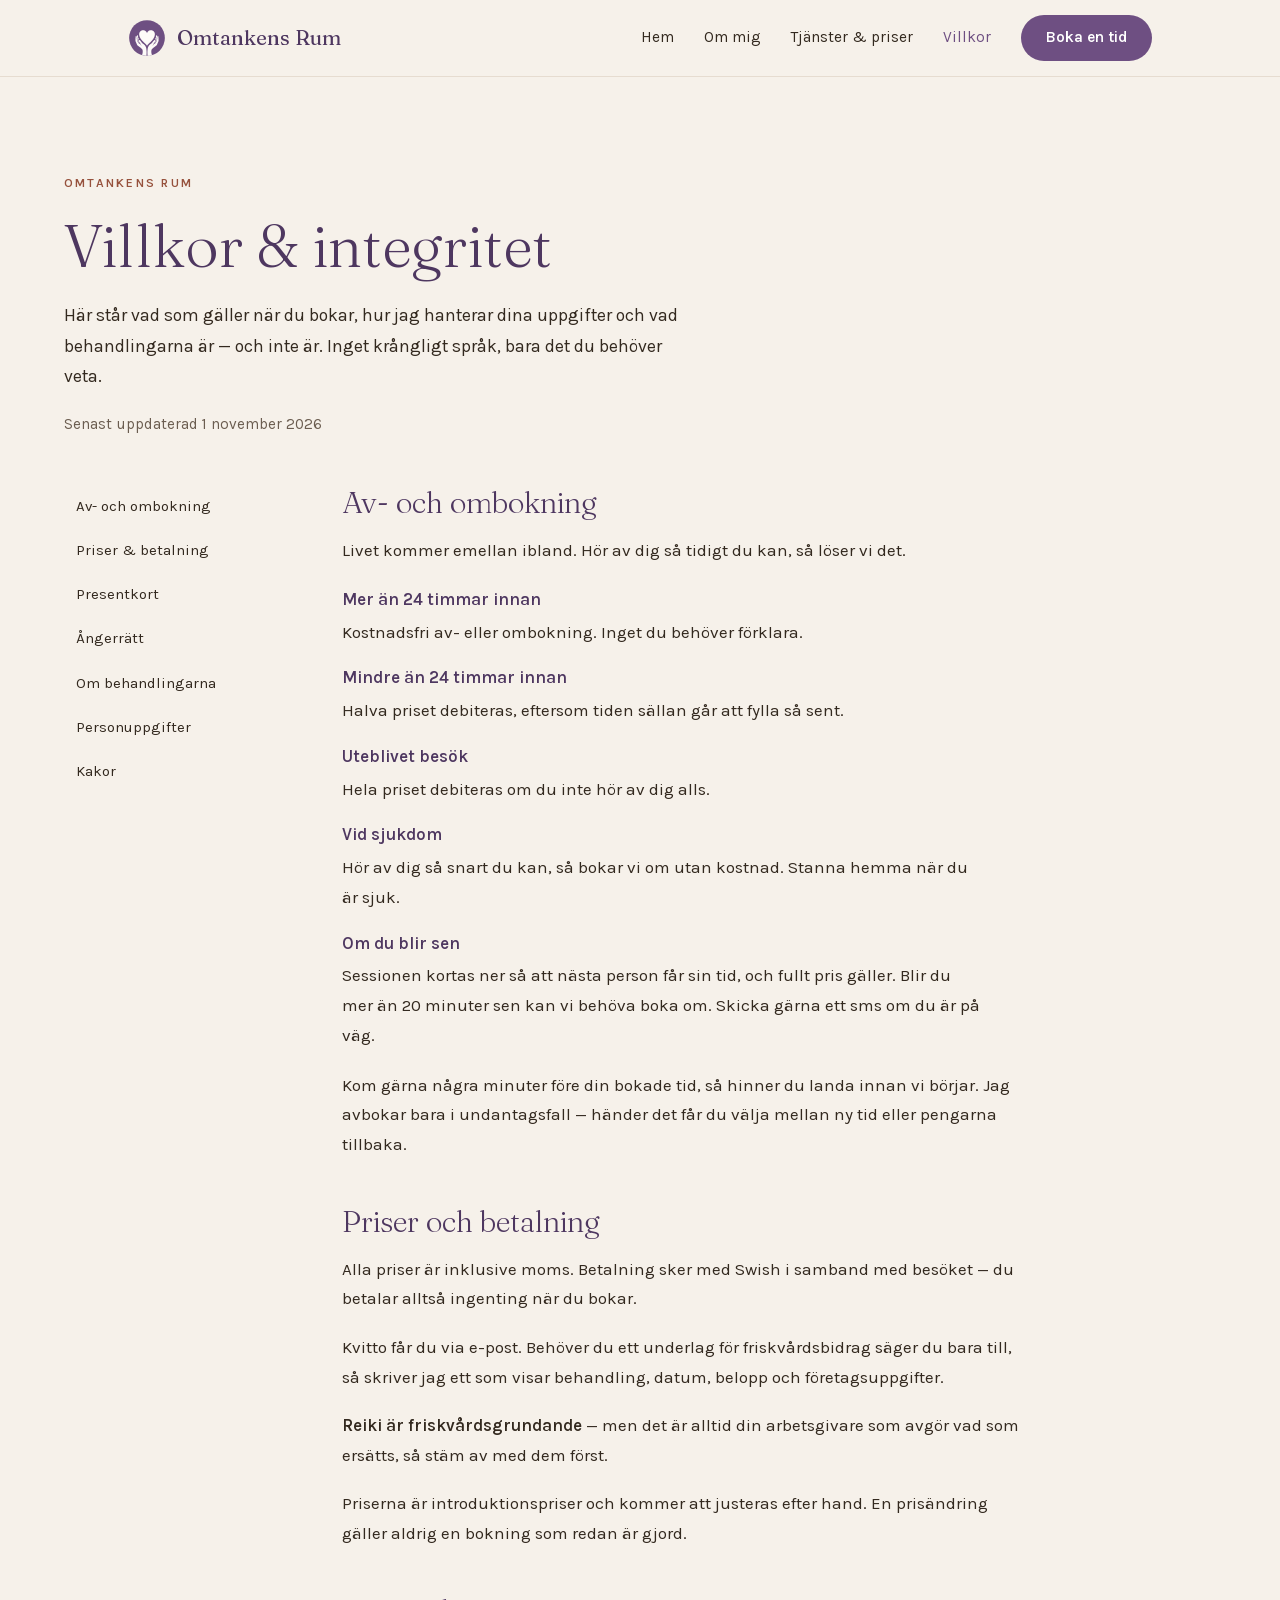
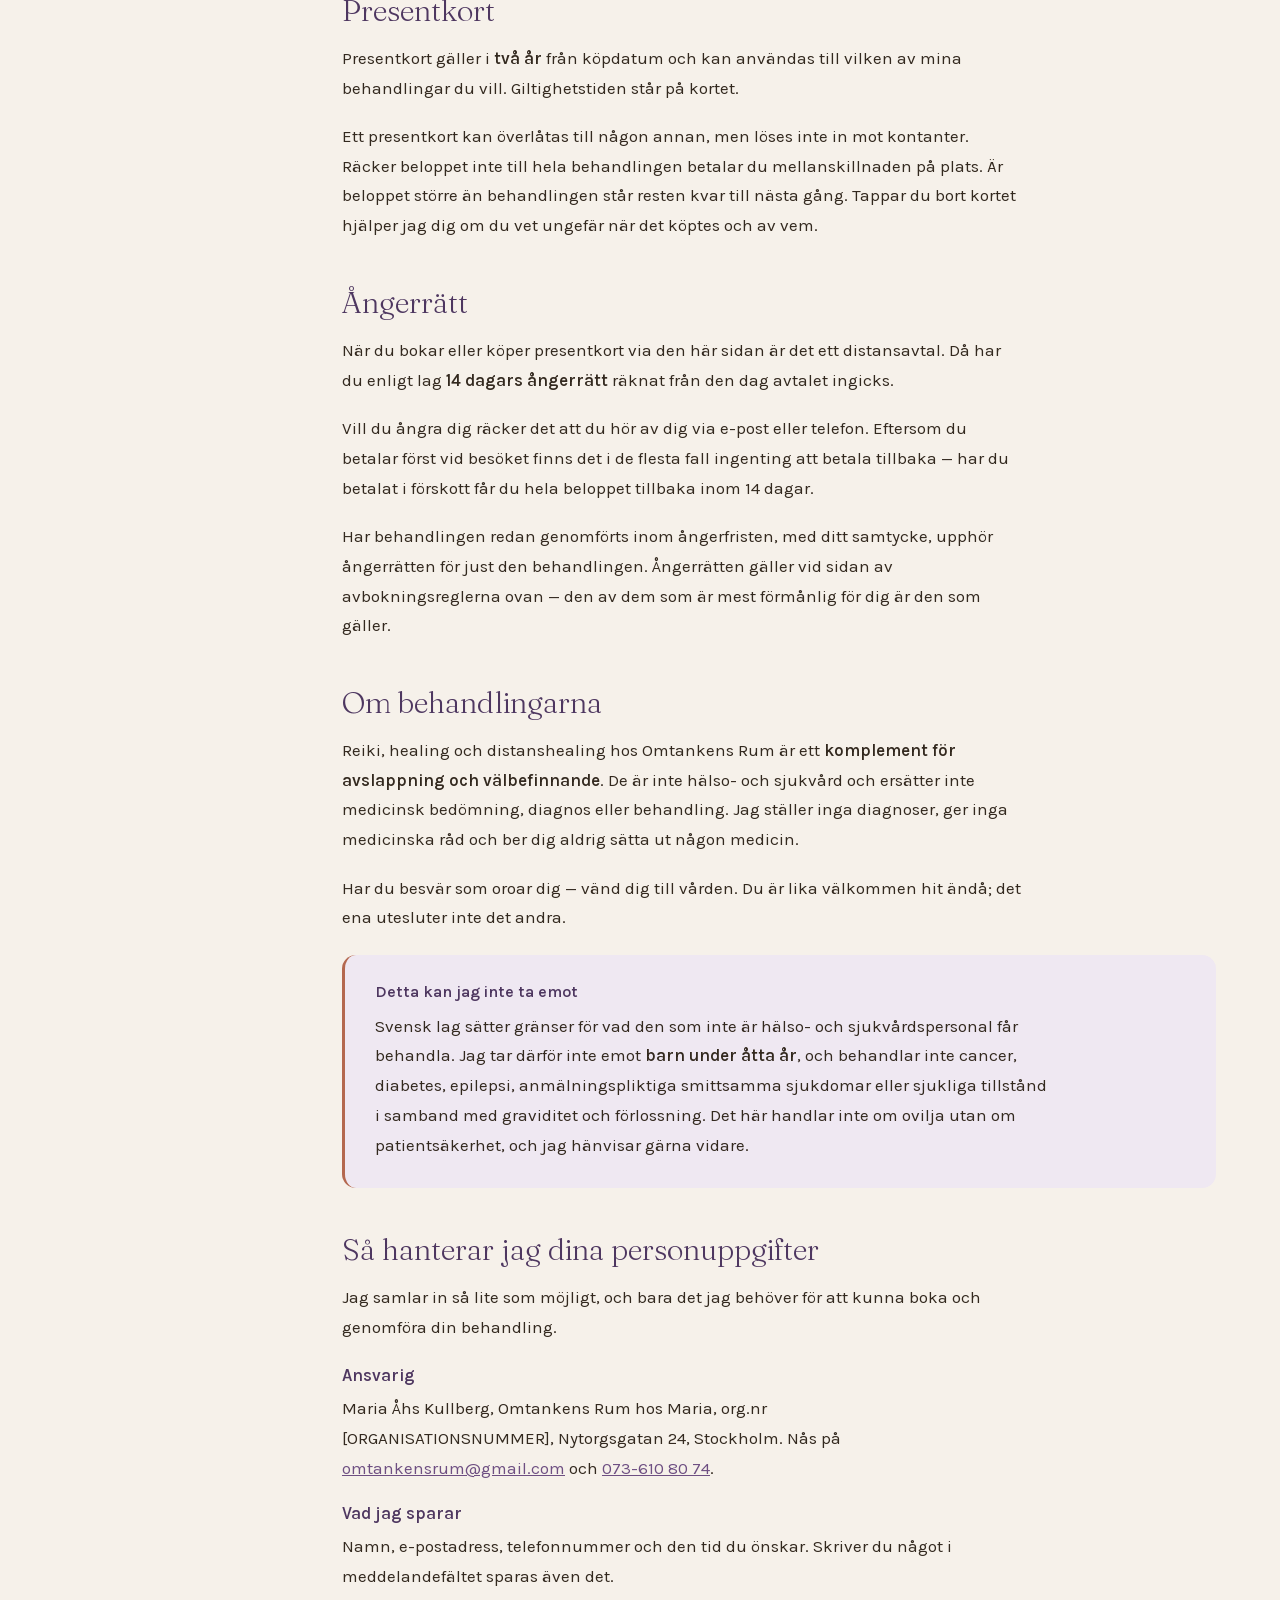
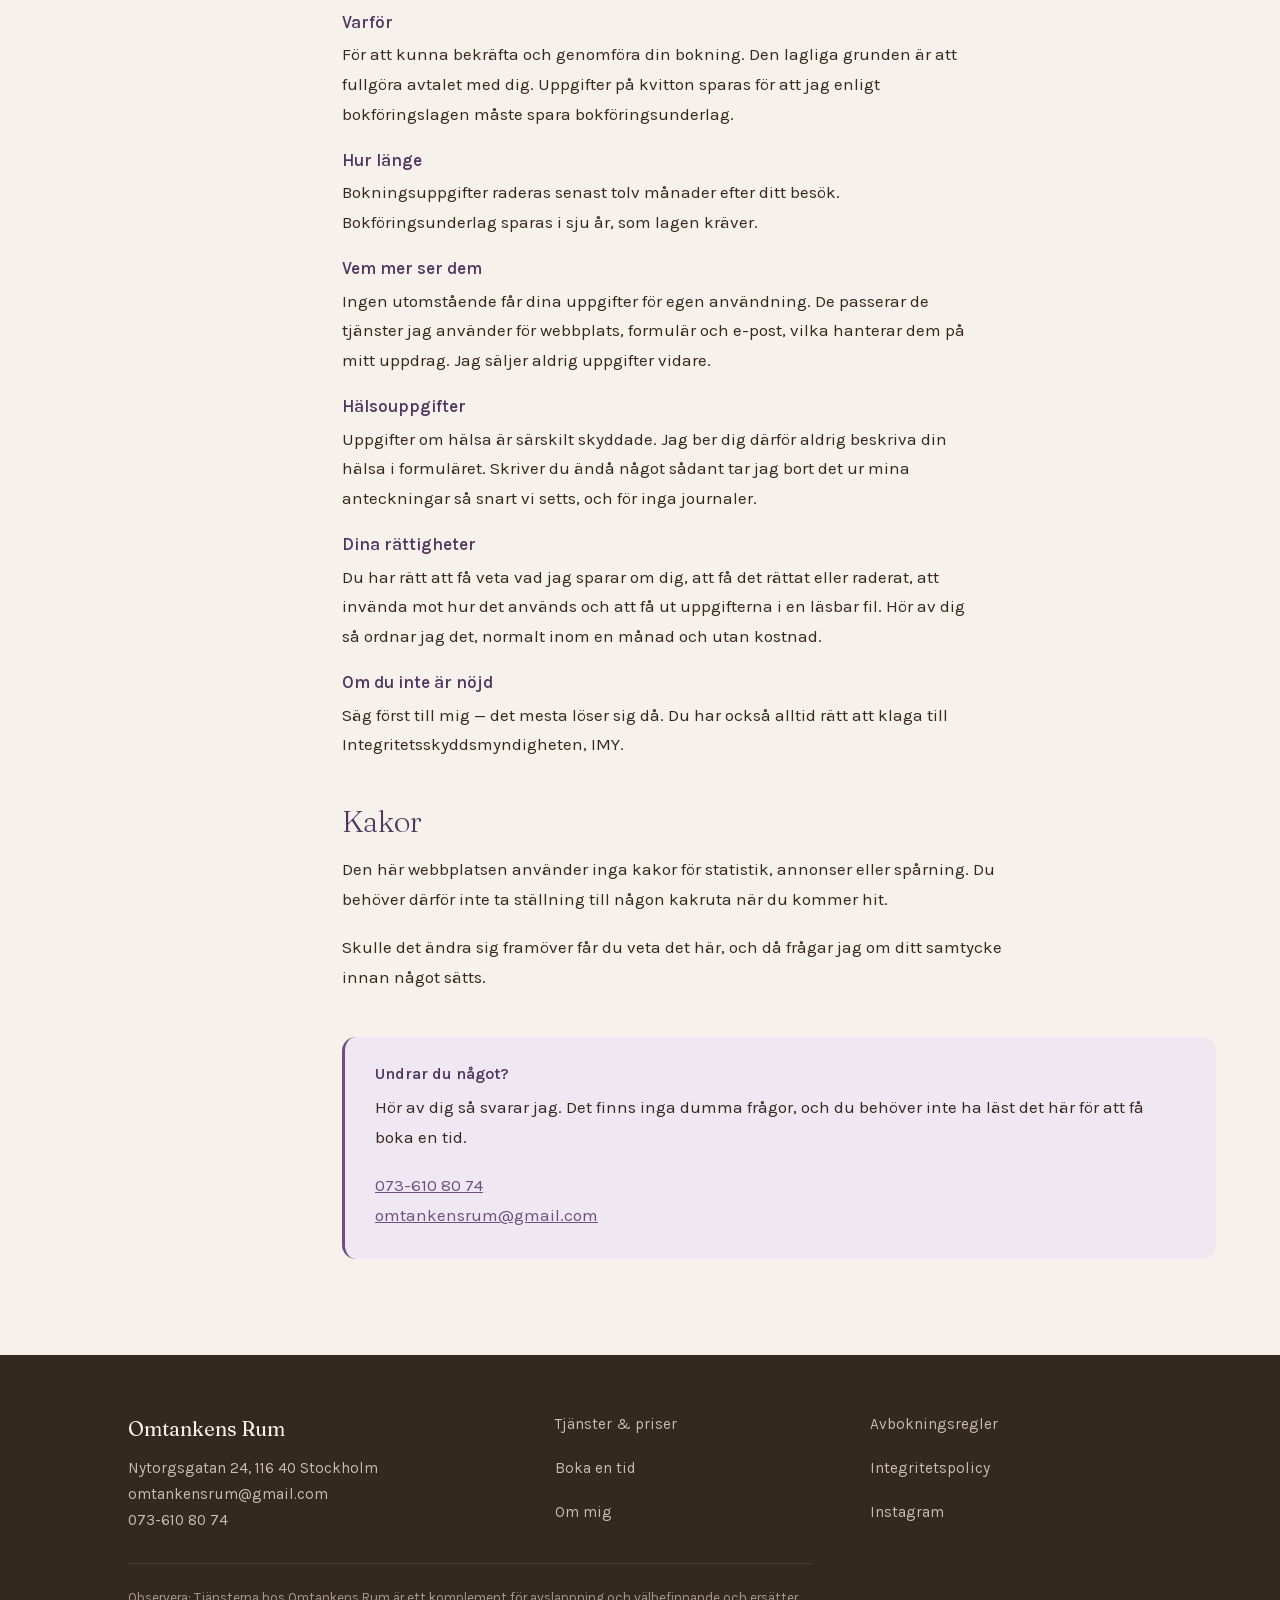
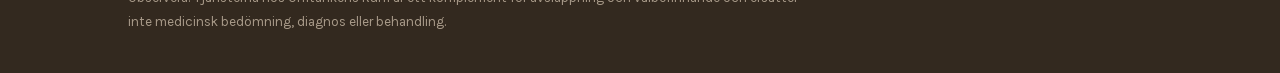
<file: villkor.html>
<!doctype html>
<html lang="sv">
<head>
<meta charset="utf-8">
<meta name="viewport" content="width=device-width, initial-scale=1">
<title>Villkor &amp; integritet — Omtankens Rum</title>
<meta name="description" content="Avbokningsregler, priser, presentkort, ångerrätt och hur personuppgifter hanteras hos Omtankens Rum på Södermalm.">
<link rel="canonical" href="https://omtankensrum.se/villkor.html">
  <!-- ====================================================== -->
  <!-- TA BORT DE HÄR TVÅ RADERNA INNAN SIDAN LANSERAS SKARPT. -->
  <!-- De hindrar Google från att hitta testversionen.         -->
  <meta name="robots" content="noindex, nofollow">
  <!-- ====================================================== -->

<meta property="og:type" content="website">
<meta property="og:locale" content="sv_SE">
<meta property="og:site_name" content="Omtankens Rum">
<meta property="og:title" content="Villkor &amp; integritet — Omtankens Rum">
<meta property="og:description" content="Avbokningsregler, priser, presentkort, ångerrätt och hur personuppgifter hanteras hos Omtankens Rum på Södermalm.">
<meta property="og:url" content="https://omtankensrum.se/villkor.html">
<meta property="og:image" content="https://omtankensrum.se/bilder/og-bild.jpg">
<meta name="twitter:card" content="summary_large_image">
<meta name="theme-color" content="#6E4F82">
<link rel="icon" href="bilder/favicon.svg" type="image/svg+xml">
<link rel="apple-touch-icon" href="bilder/ikon-180.png">
<link rel="preload" href="typsnitt/fraunces-300.woff2" as="font" type="font/woff2" crossorigin>
<link rel="preload" href="typsnitt/karla-400.woff2" as="font" type="font/woff2" crossorigin>
<link rel="stylesheet" href="css/stil.css">
</head>
<body>
<a class="hoppa" href="#innehall">Hoppa till innehållet</a>
<header class="sidhuvud">
  <div class="omslut sidhuvud__inre">
    <a class="markesnamn" href="index.html">
      <img src="bilder/ikon.svg" alt="" width="38" height="38">
      <span>Omtankens Rum</span>
    </a>
    <button class="menyknapp" type="button" aria-label="Öppna menyn" aria-expanded="false" aria-controls="huvudmeny">
      <span></span><span></span><span></span>
    </button>
    <nav class="meny" id="huvudmeny" aria-label="Huvudmeny">
        <a href="index.html">Hem</a>
        <a href="index.html#om-mig">Om mig</a>
        <a href="tjanster.html">Tjänster &amp; priser</a>
        <a href="villkor.html" aria-current="page">Villkor</a>
        <a class="knapp knapp--liten" href="boka.html">Boka en tid</a>
    </nav>
  </div>
</header>
<main id="innehall">
<div class="omslut sektion">
  <span class="ogonbryn">Omtankens Rum</span>
  <h1>Villkor &amp; integritet</h1>
  <p class="ingress" style="margin-top:20px">Här står vad som gäller när du bokar, hur jag
     hanterar dina uppgifter och vad behandlingarna är &mdash; och inte är. Inget krångligt
     språk, bara det du behöver veta.</p>
  <p class="liten" style="margin-top:14px">Senast uppdaterad 1 november 2026</p>

  <div class="villkor" style="margin-top:48px">
    <nav class="innehall" aria-label="Innehåll">
      <ol>
        <li><a href="#avbokning">Av- och ombokning</a></li>
        <li><a href="#priser">Priser &amp; betalning</a></li>
        <li><a href="#presentkort">Presentkort</a></li>
        <li><a href="#angerratt">Ångerrätt</a></li>
        <li><a href="#behandlingar">Om behandlingarna</a></li>
        <li><a href="#personuppgifter">Personuppgifter</a></li>
        <li><a href="#kakor">Kakor</a></li>
      </ol>
    </nav>

    <div>
      <article id="avbokning">
        <h2>Av- och ombokning</h2>
        <p>Livet kommer emellan ibland. Hör av dig så tidigt du kan, så löser vi det.</p>
        <dl>
          <div><dt>Mer än 24 timmar innan</dt>
            <dd>Kostnadsfri av- eller ombokning. Inget du behöver förklara.</dd></div>
          <div><dt>Mindre än 24 timmar innan</dt>
            <dd>Halva priset debiteras, eftersom tiden sällan går att fylla så sent.</dd></div>
          <div><dt>Uteblivet besök</dt>
            <dd>Hela priset debiteras om du inte hör av dig alls.</dd></div>
          <div><dt>Vid sjukdom</dt>
            <dd>Hör av dig så snart du kan, så bokar vi om utan kostnad. Stanna hemma när du
                är sjuk.</dd></div>
          <div><dt>Om du blir sen</dt>
            <dd>Sessionen kortas ner så att nästa person får sin tid, och fullt pris gäller.
                Blir du mer än 20 minuter sen kan vi behöva boka om. Skicka gärna ett sms om
                du är på väg.</dd></div>
        </dl>
        <p>Kom gärna några minuter före din bokade tid, så hinner du landa innan vi börjar.
           Jag avbokar bara i undantagsfall &mdash; händer det får du välja mellan ny tid
           eller pengarna tillbaka.</p>
      </article>

      <article id="priser">
        <h2>Priser och betalning</h2>
        <p>Alla priser är inklusive moms. Betalning sker med Swish i samband med besöket
           &mdash; du betalar alltså ingenting när du bokar.</p>
        <p>Kvitto får du via e-post. Behöver du ett underlag för friskvårdsbidrag säger du
           bara till, så skriver jag ett som visar behandling, datum, belopp och
           företagsuppgifter.</p>
        <p><strong>Reiki är friskvårdsgrundande</strong> &mdash; men det är alltid din
           arbetsgivare som avgör vad som ersätts, så stäm av med dem först.</p>
        <p>Priserna är introduktionspriser och kommer att justeras efter hand. En prisändring
           gäller aldrig en bokning som redan är gjord.</p>
      </article>

      <article id="presentkort">
        <h2>Presentkort</h2>
        <p>Presentkort gäller i <strong>två år</strong> från köpdatum och kan användas till
           vilken av mina behandlingar du vill. Giltighetstiden står på kortet.</p>
        <p>Ett presentkort kan överlåtas till någon annan, men löses inte in mot kontanter.
           Räcker beloppet inte till hela behandlingen betalar du mellanskillnaden på plats.
           Är beloppet större än behandlingen står resten kvar till nästa gång. Tappar du bort
           kortet hjälper jag dig om du vet ungefär när det köptes och av vem.</p>
      </article>

      <article id="angerratt">
        <h2>Ångerrätt</h2>
        <p>När du bokar eller köper presentkort via den här sidan är det ett distansavtal. Då
           har du enligt lag <strong>14 dagars ångerrätt</strong> räknat från den dag avtalet
           ingicks.</p>
        <p>Vill du ångra dig räcker det att du hör av dig via e-post eller telefon. Eftersom
           du betalar först vid besöket finns det i de flesta fall ingenting att betala
           tillbaka &mdash; har du betalat i förskott får du hela beloppet tillbaka inom
           14 dagar.</p>
        <p>Har behandlingen redan genomförts inom ångerfristen, med ditt samtycke, upphör
           ångerrätten för just den behandlingen. Ångerrätten gäller vid sidan av
           avbokningsreglerna ovan &mdash; den av dem som är mest förmånlig för dig är den
           som gäller.</p>
      </article>

      <article id="behandlingar">
        <h2>Om behandlingarna</h2>
        <p>Reiki, healing och distanshealing hos Omtankens Rum är ett <strong>komplement för
           avslappning och välbefinnande</strong>. De är inte hälso- och sjukvård och ersätter
           inte medicinsk bedömning, diagnos eller behandling. Jag ställer inga diagnoser, ger
           inga medicinska råd och ber dig aldrig sätta ut någon medicin.</p>
        <p>Har du besvär som oroar dig &mdash; vänd dig till vården. Du är lika välkommen hit
           ändå; det ena utesluter inte det andra.</p>
        <div class="ruta ruta--terra" style="margin-top:22px">
          <h3>Detta kan jag inte ta emot</h3>
          <p>Svensk lag sätter gränser för vad den som inte är hälso- och sjukvårdspersonal får
             behandla. Jag tar därför inte emot <strong>barn under åtta år</strong>, och
             behandlar inte cancer, diabetes, epilepsi, anmälningspliktiga smittsamma
             sjukdomar eller sjukliga tillstånd i samband med graviditet och förlossning. Det
             här handlar inte om ovilja utan om patientsäkerhet, och jag hänvisar gärna
             vidare.</p>
        </div>
      </article>

      <article id="personuppgifter">
        <h2>Så hanterar jag dina personuppgifter</h2>
        <p>Jag samlar in så lite som möjligt, och bara det jag behöver för att kunna boka och
           genomföra din behandling.</p>
        <dl>
          <div><dt>Ansvarig</dt>
            <dd>Maria Åhs Kullberg, Omtankens Rum hos Maria, org.nr [ORGANISATIONSNUMMER],
                Nytorgsgatan 24, Stockholm. Nås på
                <a href="mailto:omtankensrum@gmail.com">omtankensrum@gmail.com</a> och
                <a href="tel:+46736108074">073-610 80 74</a>.</dd></div>
          <div><dt>Vad jag sparar</dt>
            <dd>Namn, e-postadress, telefonnummer och den tid du önskar. Skriver du något i
                meddelandefältet sparas även det.</dd></div>
          <div><dt>Varför</dt>
            <dd>För att kunna bekräfta och genomföra din bokning. Den lagliga grunden är att
                fullgöra avtalet med dig. Uppgifter på kvitton sparas för att jag enligt
                bokföringslagen måste spara bokföringsunderlag.</dd></div>
          <div><dt>Hur länge</dt>
            <dd>Bokningsuppgifter raderas senast tolv månader efter ditt besök.
                Bokföringsunderlag sparas i sju år, som lagen kräver.</dd></div>
          <div><dt>Vem mer ser dem</dt>
            <dd>Ingen utomstående får dina uppgifter för egen användning. De passerar de
                tjänster jag använder för webbplats, formulär och e-post, vilka hanterar dem
                på mitt uppdrag. Jag säljer aldrig uppgifter vidare.</dd></div>
          <div><dt>Hälsouppgifter</dt>
            <dd>Uppgifter om hälsa är särskilt skyddade. Jag ber dig därför aldrig beskriva din
                hälsa i formuläret. Skriver du ändå något sådant tar jag bort det ur mina
                anteckningar så snart vi setts, och för inga journaler.</dd></div>
          <div><dt>Dina rättigheter</dt>
            <dd>Du har rätt att få veta vad jag sparar om dig, att få det rättat eller raderat,
                att invända mot hur det används och att få ut uppgifterna i en läsbar fil. Hör
                av dig så ordnar jag det, normalt inom en månad och utan kostnad.</dd></div>
          <div><dt>Om du inte är nöjd</dt>
            <dd>Säg först till mig &mdash; det mesta löser sig då. Du har också alltid rätt att
                klaga till Integritetsskyddsmyndigheten, IMY.</dd></div>
        </dl>
      </article>

      <article id="kakor">
        <h2>Kakor</h2>
        <p>Den här webbplatsen använder inga kakor för statistik, annonser eller spårning. Du
           behöver därför inte ta ställning till någon kakruta när du kommer hit.</p>
        <p>Skulle det ändra sig framöver får du veta det här, och då frågar jag om ditt
           samtycke innan något sätts.</p>
      </article>

      <div class="ruta">
        <h3>Undrar du något?</h3>
        <p>Hör av dig så svarar jag. Det finns inga dumma frågor, och du behöver inte ha läst
           det här för att få boka en tid.</p>
        <p style="margin-top:12px">
          <a href="tel:+46736108074">073-610 80 74</a><br>
          <a href="mailto:omtankensrum@gmail.com">omtankensrum@gmail.com</a>
        </p>
      </div>
    </div>
  </div>
</div>
</main>
<footer class="sidfot">
  <div class="omslut">
    <div class="sidfot__topp">
      <div>
        <span class="sidfot__namn">Omtankens Rum</span>
        <p style="margin:0;font-size:.95rem;line-height:1.7">
          Nytorgsgatan 24, 116 40 Stockholm<br>
          <a href="mailto:omtankensrum@gmail.com">omtankensrum@gmail.com</a><br>
          <a href="tel:+46736108074">073-610 80 74</a>
        </p>
      </div>
      <ul>
        <li><a href="tjanster.html">Tjänster &amp; priser</a></li>
        <li><a href="boka.html">Boka en tid</a></li>
        <li><a href="index.html#om-mig">Om mig</a></li>
      </ul>
      <ul>
        <li><a href="villkor.html#avbokning">Avbokningsregler</a></li>
        <li><a href="villkor.html#personuppgifter">Integritetspolicy</a></li>
        <li><a href="https://instagram.com/omtankens_rum" rel="noopener">Instagram</a></li>
      </ul>
    </div>
    <p class="sidfot__botten">Observera: Tjänsterna hos Omtankens Rum är ett komplement för avslappning och välbefinnande och ersätter inte medicinsk bedömning, diagnos eller behandling.</p>
  </div>
</footer>
<script>
(function () {
  var knapp = document.querySelector('.menyknapp');
  var meny = document.getElementById('huvudmeny');
  if (!knapp || !meny) return;
  function liten() { return window.matchMedia('(max-width: 860px)').matches; }
  function stang() { if (liten()) { meny.hidden = true; knapp.setAttribute('aria-expanded', 'false'); } }
  stang();
  knapp.addEventListener('click', function () {
    var oppen = meny.hidden === false;
    meny.hidden = oppen;
    knapp.setAttribute('aria-expanded', String(!oppen));
  });
  window.addEventListener('resize', function () { if (!liten()) meny.hidden = false; else stang(); });
})();
</script>
</body>
</html>
</file>
<file: css/stil.css>
/* Omtankens Rum — stilmall
   Byggd av Nordic Light Cinematography efter designkonceptet.
   Typsnitten ligger lokalt i mappen /typsnitt, inget hämtas från Google. */

/* ---------------------------------------------------------- typsnitt */
@font-face { font-family: "Fraunces"; src: url("../typsnitt/fraunces-300.woff2") format("woff2");
  font-weight: 300; font-style: normal; font-display: swap; }
@font-face { font-family: "Fraunces"; src: url("../typsnitt/fraunces-400.woff2") format("woff2");
  font-weight: 400; font-style: normal; font-display: swap; }
@font-face { font-family: "Karla"; src: url("../typsnitt/karla-400.woff2") format("woff2");
  font-weight: 400; font-style: normal; font-display: swap; }
@font-face { font-family: "Karla"; src: url("../typsnitt/karla-500.woff2") format("woff2");
  font-weight: 500; font-style: normal; font-display: swap; }
@font-face { font-family: "Karla"; src: url("../typsnitt/karla-600.woff2") format("woff2");
  font-weight: 600; font-style: normal; font-display: swap; }
@font-face { font-family: "Norican"; src: url("../typsnitt/norican-400.woff2") format("woff2");
  font-weight: 400; font-style: normal; font-display: swap; }

/* ---------------------------------------------------------- grund */
:root {
  --plommon: #6E4F82;
  --djup: #4E3760;
  --linne: #FDFBF8;
  --sand: #F6F1EA;
  --ljung: #EFE8F2;
  --ljung-kant: #DCD0E4;
  --kant: #E6DCD0;
  --terrakotta: #B4684F;
  --kastanj: #96513C;
  --brun: #33291F;
  --sandbrun: #6B5D50;
  --mork: #33291F;
  --mork-text: #C9BCAC;

  --serif: "Fraunces", Georgia, "Times New Roman", serif;
  --sans: "Karla", system-ui, -apple-system, "Segoe UI", sans-serif;
  --skriv: "Norican", cursive;

  --sidbredd: 1152px;
  --gutter: 20px;
  --radie: 14px;
}

@media (min-width: 700px) { :root { --gutter: 40px; } }
@media (min-width: 1000px) { :root { --gutter: 64px; } }

*, *::before, *::after { box-sizing: border-box; }

html { -webkit-text-size-adjust: 100%; scroll-behavior: smooth; }
@media (prefers-reduced-motion: reduce) {
  html { scroll-behavior: auto; }
  *, *::before, *::after { animation-duration: .01ms !important; transition-duration: .01ms !important; }
}

body {
  margin: 0;
  background: var(--sand);
  color: var(--brun);
  font-family: var(--sans);
  font-size: 17px;
  line-height: 1.75;
  -webkit-font-smoothing: antialiased;
}

img { max-width: 100%; display: block; }

a { color: var(--plommon); }
a:hover { color: var(--djup); }

:focus-visible {
  outline: 3px solid var(--kastanj);
  outline-offset: 3px;
  border-radius: 4px;
}

h1, h2, h3 { font-family: var(--serif); font-weight: 300; color: var(--djup); margin: 0; line-height: 1.15; }
h1 { font-size: clamp(2.4rem, 7vw, 3.75rem); }
h2 { font-size: clamp(1.8rem, 4.6vw, 2.5rem); }
h3 { font-size: 1.4rem; font-weight: 400; }
p { margin: 0 0 1.1em; }
p:last-child { margin-bottom: 0; }

.omslut { width: 100%; max-width: var(--sidbredd); margin: 0 auto; padding: 0 var(--gutter); }
.sektion { padding: clamp(56px, 9vw, 96px) 0; }
.sektion--ljung { background: var(--ljung); }
.sektion--linne { background: var(--linne); }

.ogonbryn {
  display: block;
  font-size: .78rem; font-weight: 600; letter-spacing: .18em;
  text-transform: uppercase; color: var(--kastanj);
  margin-bottom: 1rem;
}
.ingress { font-size: 1.1rem; max-width: 62ch; }
.liten { font-size: .95rem; color: var(--sandbrun); line-height: 1.7; }

/* ---------------------------------------------------------- knappar */
.knapp {
  display: inline-flex; align-items: center; justify-content: center;
  min-height: 52px; padding: 0 30px;
  border: 1px solid transparent; border-radius: 999px;
  background: var(--plommon); color: #fff;
  font: 600 1rem/1 var(--sans); text-decoration: none; cursor: pointer;
  transition: background .15s ease;
}
.knapp:hover { background: var(--djup); color: #fff; }
.knapp--tunn { background: transparent; color: var(--plommon); border-color: var(--plommon); }
.knapp--tunn:hover { background: var(--plommon); color: #fff; }
.knapp--ljus { background: var(--linne); color: var(--djup); }
.knapp--ljus:hover { background: #fff; color: var(--djup); }
.knapp--liten { min-height: 46px; padding: 0 24px; font-size: .95rem; }

/* ---------------------------------------------------------- sidhuvud */
.sidhuvud {
  position: sticky; top: 0; z-index: 50;
  background: var(--sand); border-bottom: 1px solid var(--kant);
}
.sidhuvud__inre { display: flex; align-items: center; justify-content: space-between; gap: 16px; min-height: 76px; }
.markesnamn { display: flex; align-items: center; gap: 11px; text-decoration: none; }
.markesnamn img { width: 38px; height: 38px; }
.markesnamn span { font-family: var(--serif); font-size: 1.3rem; color: var(--djup); }

.meny { display: flex; align-items: center; gap: 30px; }
.meny a { font-size: .97rem; color: var(--brun); text-decoration: none; }
.meny a:hover, .meny a[aria-current="page"] { color: var(--plommon); }
.meny a.knapp { color: #fff; }

.menyknapp {
  display: none; width: 48px; height: 48px; padding: 0;
  border: 0; background: transparent; cursor: pointer;
}
.menyknapp span { display: block; width: 22px; height: 1.5px; margin: 5px auto; background: var(--djup); }

@media (max-width: 860px) {
  .menyknapp { display: block; }
  .meny {
    position: absolute; left: 0; right: 0; top: 100%;
    flex-direction: column; align-items: stretch; gap: 0;
    background: var(--sand); border-bottom: 1px solid var(--kant);
    padding: 8px var(--gutter) 24px;
  }
  .meny[hidden] { display: none; }
  .meny a { padding: 14px 0; border-bottom: 1px solid var(--kant); }
  .meny a.knapp { margin-top: 16px; border-bottom: 0; }
}
@media (min-width: 861px) {
  .meny[hidden] { display: flex; }
}

/* ---------------------------------------------------------- hero */
.hero { display: grid; gap: clamp(28px, 5vw, 56px); align-items: center; padding: clamp(40px, 6vw, 80px) 0; }
@media (min-width: 900px) { .hero { grid-template-columns: 1fr 1.05fr; } }
.hero__text { display: flex; flex-direction: column; gap: 22px; align-items: flex-start; }
.hero__text p { max-width: 46ch; }
.hero__knappar { display: flex; flex-wrap: wrap; gap: 12px; }
.hero__bild { border-radius: 16px; overflow: hidden; background: var(--kant); aspect-ratio: 4 / 3.4; }
.hero__bild img { width: 100%; height: 100%; object-fit: cover; }

/* ---------------------------------------------------------- manifest */
.manifest { display: flex; flex-direction: column; align-items: center; text-align: center; gap: 20px; }
.manifest img { width: 68px; height: 68px; }
.manifest .stor {
  font-family: var(--serif); font-weight: 300; color: var(--djup);
  font-size: clamp(1.3rem, 2.9vw, 1.75rem); line-height: 1.55; max-width: 44ch;
}
.manifest .liten { max-width: 56ch; }

/* ---------------------------------------------------------- kort */
.rubrikrad { display: flex; flex-wrap: wrap; align-items: baseline; justify-content: space-between; gap: 14px; margin-bottom: 36px; }
.rubrikrad a { font-weight: 600; font-size: .97rem; text-decoration: none; }

.kortgrid { display: grid; gap: 22px; }
@media (min-width: 720px) { .kortgrid { grid-template-columns: repeat(3, 1fr); } }

.kort {
  display: flex; flex-direction: column; gap: 14px;
  padding: 30px; border: 1px solid var(--kant); border-radius: var(--radie);
  background: var(--linne);
}
.kort h3 { margin: 0; }
.kort p { font-size: .97rem; line-height: 1.75; flex-grow: 1; }
.kort__topp { display: flex; flex-wrap: wrap; align-items: center; gap: 10px; }
.kort__fot {
  display: flex; align-items: baseline; gap: 9px;
  padding-top: 14px; border-top: 1px solid var(--kant);
  font-weight: 600; color: var(--kastanj); font-size: .97rem;
}
.kort__fot { flex-wrap: wrap; flex-grow: 0 !important; }
.kort__fot .punkt { color: var(--sandbrun); font-weight: 400; }
.kort__intro { flex-basis: 100%; margin-top: -4px; font-size: .85rem; font-weight: 400; color: var(--sandbrun); }

.etikett {
  display: inline-block; padding: 4px 11px; border-radius: 999px;
  background: var(--ljung); color: var(--plommon);
  font-size: .68rem; font-weight: 600; letter-spacing: .09em; text-transform: uppercase;
}
.etikett--vilande { background: var(--kant); color: var(--sandbrun); }

/* ---------------------------------------------------------- om mig */
.ommig { display: grid; gap: clamp(28px, 5vw, 56px); align-items: center; }
@media (min-width: 900px) { .ommig { grid-template-columns: 420px 1fr; } }
.ommig__bild { border-radius: 16px; overflow: hidden; background: var(--kant); aspect-ratio: 4 / 4.8; }
.ommig__bild img { width: 100%; height: 100%; object-fit: cover; object-position: center 18%; }
.marker { display: flex; flex-wrap: wrap; gap: 9px; }
.marker span { padding: 8px 16px; border-radius: 999px; background: var(--ljung); color: var(--djup); font-size: .9rem; }

/* ---------------------------------------------------------- kundröster */
.roster { display: grid; gap: 22px; }
@media (min-width: 820px) { .roster { grid-template-columns: repeat(3, 1fr); } }
.roster figure {
  margin: 0; padding: 32px; border-radius: var(--radie); background: var(--linne);
  display: flex; flex-direction: column; gap: 18px;
}
.roster blockquote { margin: 0; flex-grow: 1; font-size: 1rem; line-height: 1.8; }
.roster figcaption { font-weight: 600; color: var(--plommon); font-size: .93rem; }

/* ---------------------------------------------------------- fakta */
.fakta { display: grid; gap: 32px; }
@media (min-width: 760px) { .fakta { grid-template-columns: repeat(3, 1fr); } }
.fakta h3 { font-family: var(--sans); font-size: .78rem; font-weight: 600; letter-spacing: .16em; text-transform: uppercase; color: var(--kastanj); }
.fakta p { margin: 12px 0 0; }

/* ---------------------------------------------------------- uppmaning */
.uppmaning { background: var(--plommon); color: #fff; text-align: center; }
.uppmaning h2 { color: #fff; }
.uppmaning p { color: var(--ljung); max-width: 48ch; margin-inline: auto; }
.uppmaning__inre { display: flex; flex-direction: column; align-items: center; gap: 24px; }

/* ---------------------------------------------------------- prissidan */
.tjanst {
  display: grid; gap: 24px; padding: 32px;
  border: 1px solid var(--kant); border-radius: var(--radie); background: var(--linne);
  margin-bottom: 22px;
}
@media (min-width: 820px) { .tjanst { grid-template-columns: 1fr 240px; align-items: start; } }
.tjanst__text { display: flex; flex-direction: column; gap: 14px; }
.tjanst__text p { margin: 0; }
.tjanst__pris {
  display: flex; flex-direction: column; gap: 4px; align-items: flex-start;
  padding-top: 20px; border-top: 1px solid var(--kant);
}
@media (min-width: 820px) {
  .tjanst__pris { align-items: flex-end; text-align: right; padding: 0 0 0 24px; border-top: 0; border-left: 1px solid var(--kant); }
}
.tjanst__pris .summa { font-family: var(--serif); font-size: 2rem; color: var(--kastanj); }
.tjanst__pris .knapp { margin-top: 14px; }
.tjanst--vilande { background: var(--sand); }

.ruta {
  padding: 28px 30px; border-radius: var(--radie);
  background: var(--ljung); border-left: 3px solid var(--plommon);
}
.ruta--terra { border-left-color: var(--terrakotta); }
.ruta h3 { font-family: var(--sans); font-size: 1rem; font-weight: 600; color: var(--djup); margin-bottom: 10px; }

.notis {
  padding: 22px 26px; border-radius: var(--radie);
  background: var(--linne); border: 1px solid var(--kant);
  font-size: .95rem; line-height: 1.7; color: var(--sandbrun);
}

/* ---------------------------------------------------------- formulär */
.bokning { display: grid; gap: clamp(32px, 5vw, 56px); align-items: start; }
@media (min-width: 960px) { .bokning { grid-template-columns: 1.3fr 1fr; } }

.falt { display: flex; flex-direction: column; gap: 7px; margin-bottom: 22px; }
.falt label { font-weight: 600; font-size: .95rem; color: var(--djup); }
.falt .hjalp { font-size: .88rem; color: var(--sandbrun); line-height: 1.6; }
.falt input, .falt select, .falt textarea {
  width: 100%; min-height: 52px; padding: 13px 16px;
  border: 1px solid var(--ljung-kant); border-radius: 10px;
  background: var(--linne); color: var(--brun);
  font: 400 1rem/1.6 var(--sans);
}
.falt textarea { min-height: 128px; resize: vertical; }
.falt input:focus, .falt select:focus, .falt textarea:focus { border-color: var(--plommon); }

.samtycke { display: flex; gap: 12px; align-items: flex-start; margin-bottom: 26px; font-size: .95rem; line-height: 1.65; }
.samtycke input { width: 22px; height: 22px; margin: 3px 0 0; flex-shrink: 0; accent-color: var(--plommon); }

.honungsfalla { position: absolute; left: -9999px; width: 1px; height: 1px; overflow: hidden; }

.bokning__sida { display: flex; flex-direction: column; gap: 22px; }
.bokning__sida dl { margin: 0; display: grid; gap: 14px; }
.bokning__sida dt { font-weight: 600; color: var(--djup); font-size: .95rem; }
.bokning__sida dd { margin: 2px 0 0; font-size: .95rem; line-height: 1.7; }

.meddelande { padding: 20px 24px; border-radius: 10px; margin-bottom: 28px; font-size: .97rem; }
.meddelande--fel { background: #FBEDE8; border-left: 3px solid var(--kastanj); color: #6B3426; }
.meddelande--ok { background: var(--ljung); border-left: 3px solid var(--plommon); color: var(--djup); }

/* ---------------------------------------------------------- villkor */
.villkor { display: grid; gap: clamp(28px, 4vw, 48px); align-items: start; }
@media (min-width: 900px) { .villkor { grid-template-columns: 230px 1fr; } }
.innehall { position: sticky; top: 100px; }
.innehall ol { list-style: none; margin: 0; padding: 0; display: grid; gap: 2px; }
.innehall a { display: block; padding: 8px 12px; border-radius: 8px; font-size: .93rem; text-decoration: none; color: var(--brun); }
.innehall a:hover { background: var(--ljung); color: var(--djup); }
@media (max-width: 899px) { .innehall { position: static; } }

.villkor article { margin-bottom: 44px; scroll-margin-top: 100px; }
.villkor article h2 { font-size: clamp(1.5rem, 3.4vw, 1.9rem); margin-bottom: 16px; }
.villkor article p { max-width: 68ch; }
.villkor dl { margin: 0 0 20px; display: grid; gap: 16px; }
.villkor dt { font-weight: 600; color: var(--djup); }
.villkor dd { margin: 3px 0 0; max-width: 64ch; }

/* ---------------------------------------------------------- sidfot */
.sidfot { background: var(--mork); color: var(--mork-text); padding: 56px 0 40px; }
.sidfot a { color: var(--mork-text); text-decoration: none; }
.sidfot a:hover { color: #fff; }
.sidfot__topp { display: grid; gap: 32px; margin-bottom: 30px; }
@media (min-width: 760px) { .sidfot__topp { grid-template-columns: 1.4fr 1fr 1fr; } }
.sidfot__namn { font-family: var(--serif); font-size: 1.25rem; color: var(--sand); display: block; margin-bottom: 10px; }
.sidfot ul { list-style: none; margin: 0; padding: 0; display: grid; gap: 9px; font-size: .95rem; }
.sidfot__botten { padding-top: 22px; border-top: 1px solid #4A3E31; font-size: .85rem; line-height: 1.7; color: #A89A89; max-width: 76ch; }

/* ---------------------------------------------------------- hoppa till */
.hoppa {
  position: absolute; left: -9999px; top: 0; z-index: 100;
  background: var(--plommon); color: #fff; padding: 12px 20px; border-radius: 0 0 8px 0;
}
.hoppa:focus { left: 0; color: #fff; }
</file>
